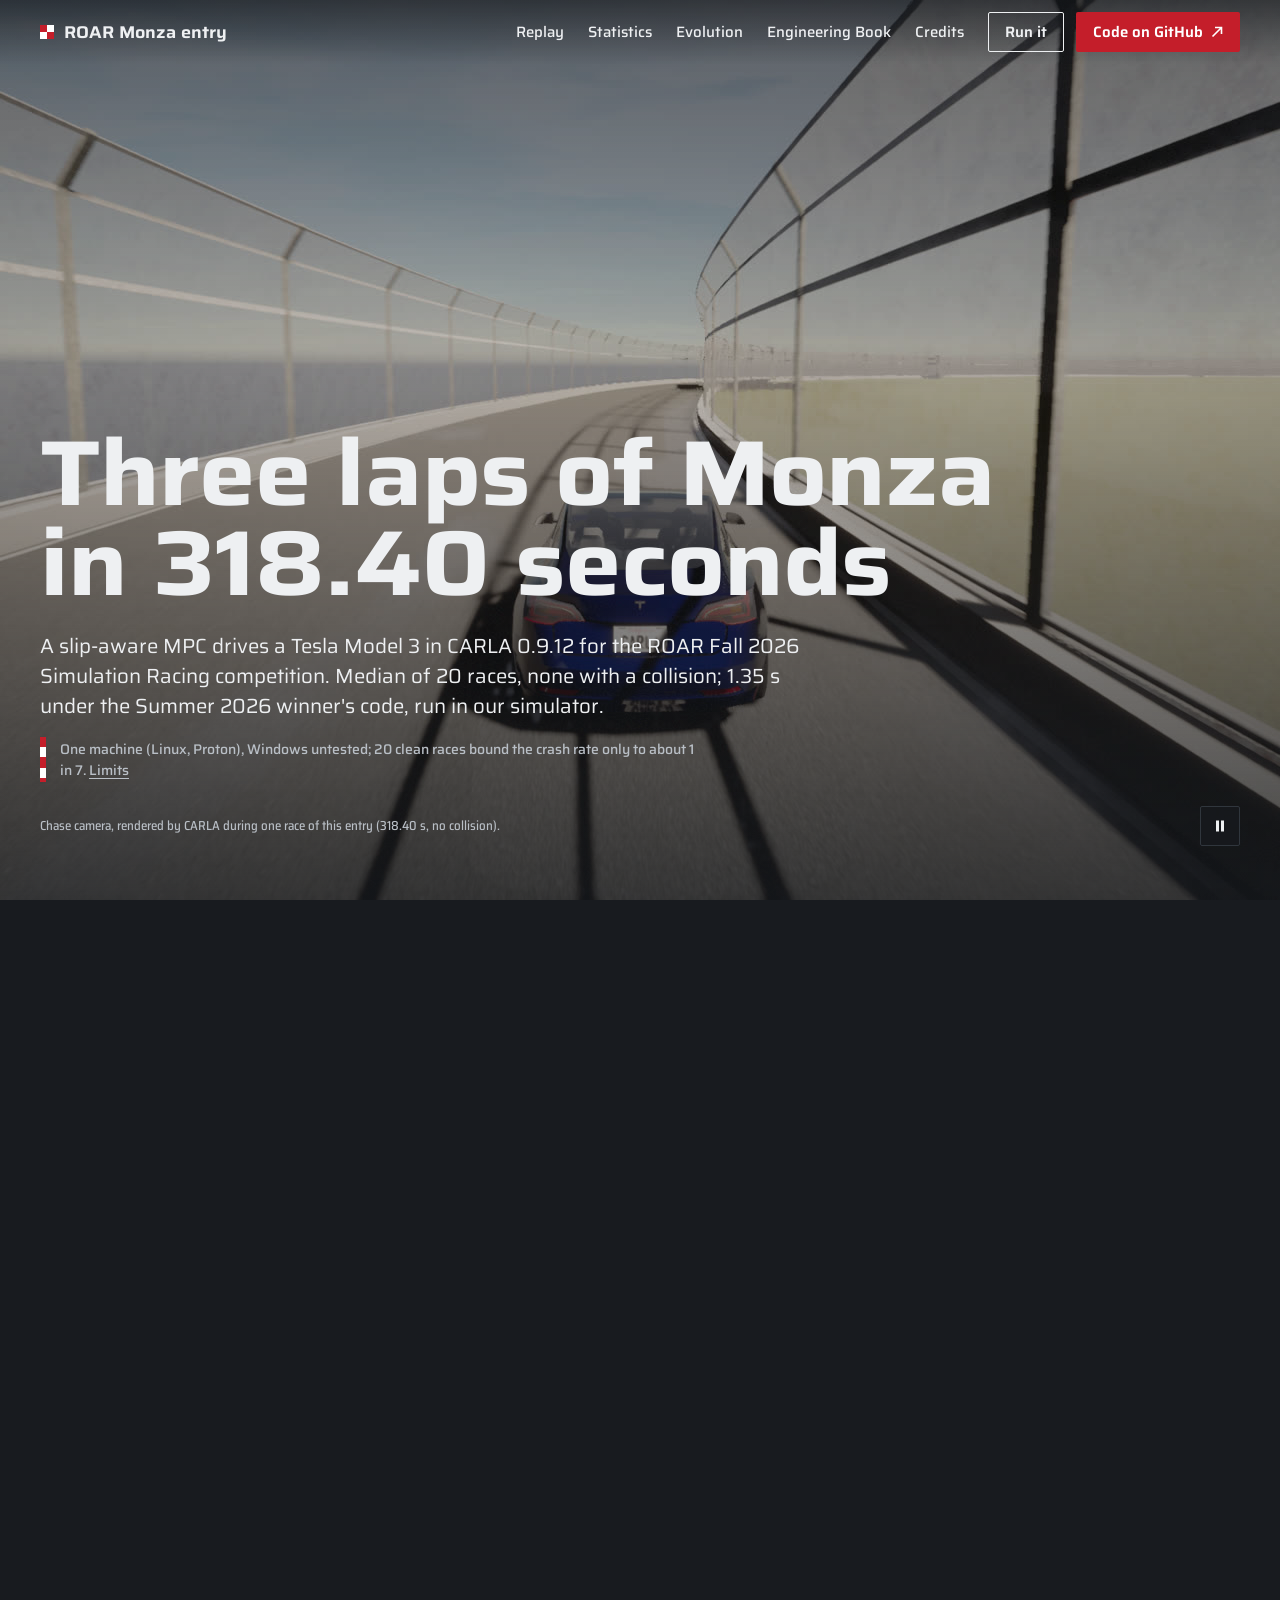
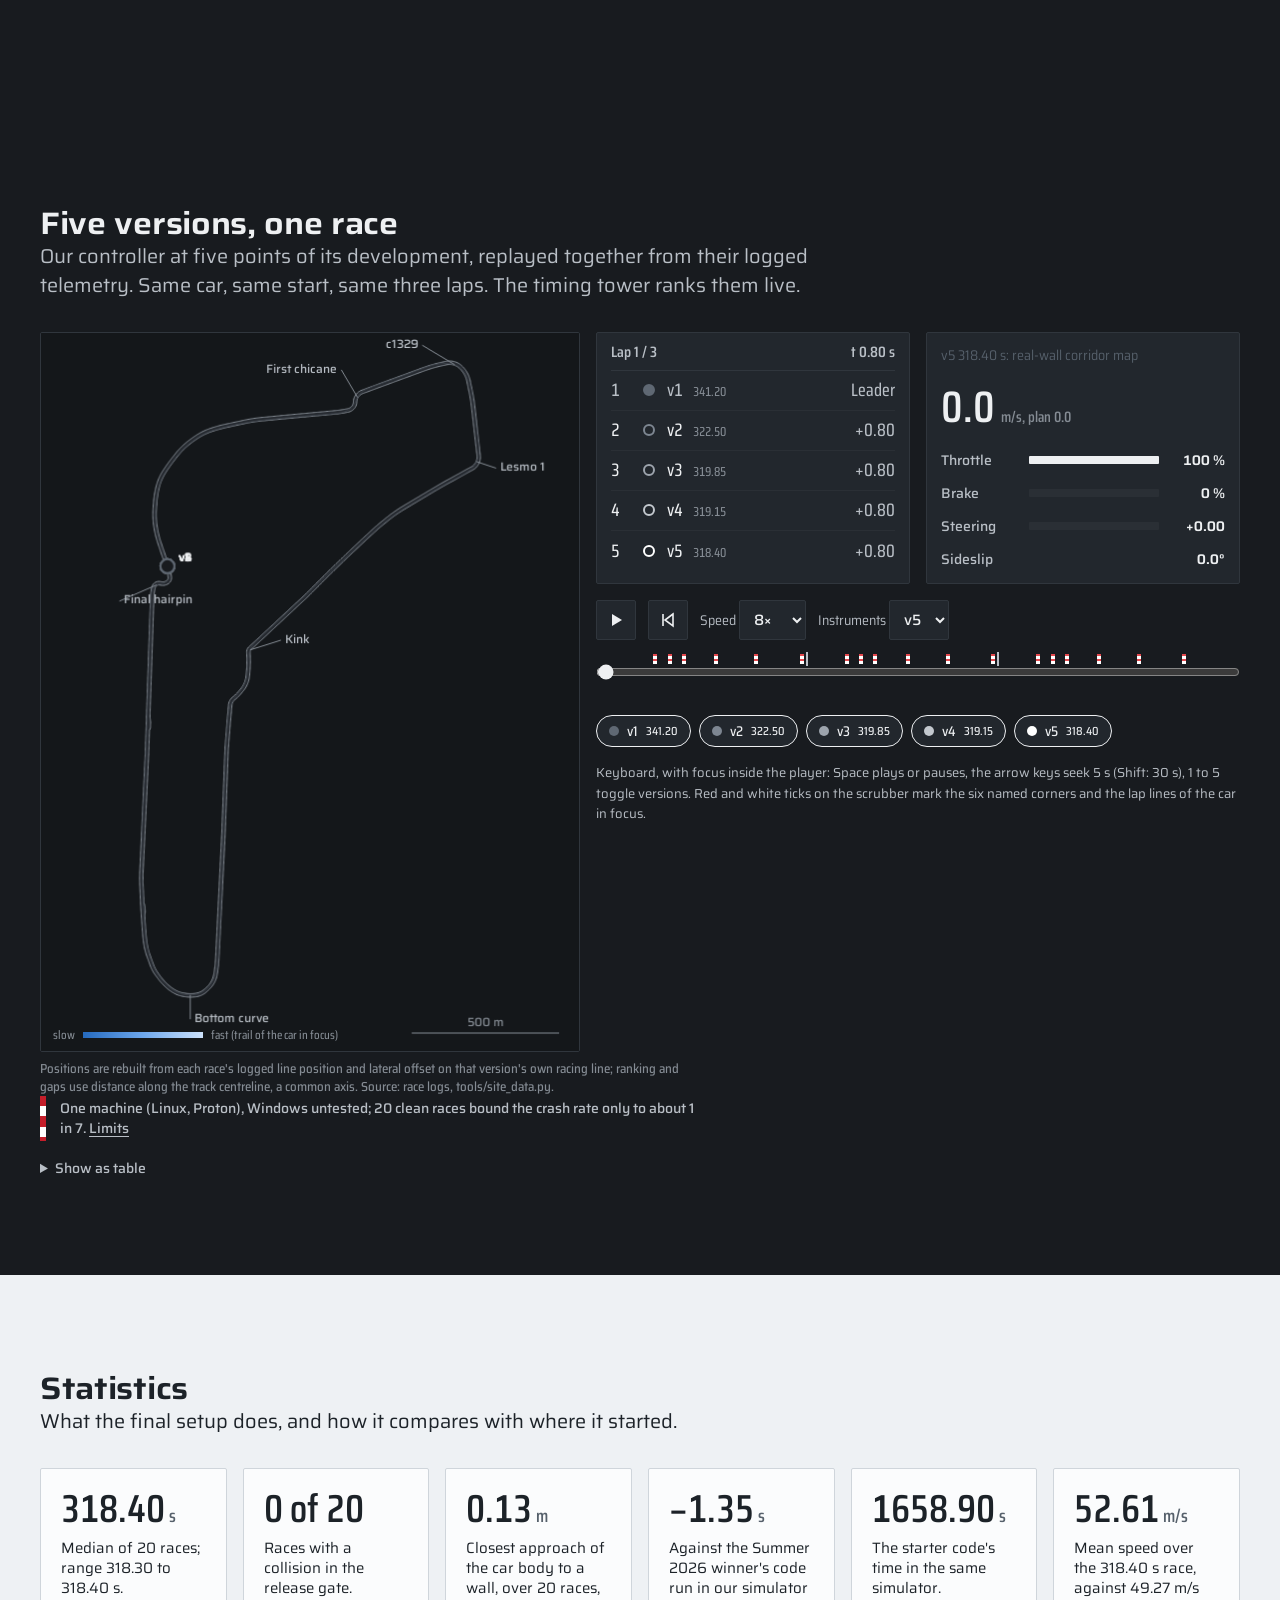
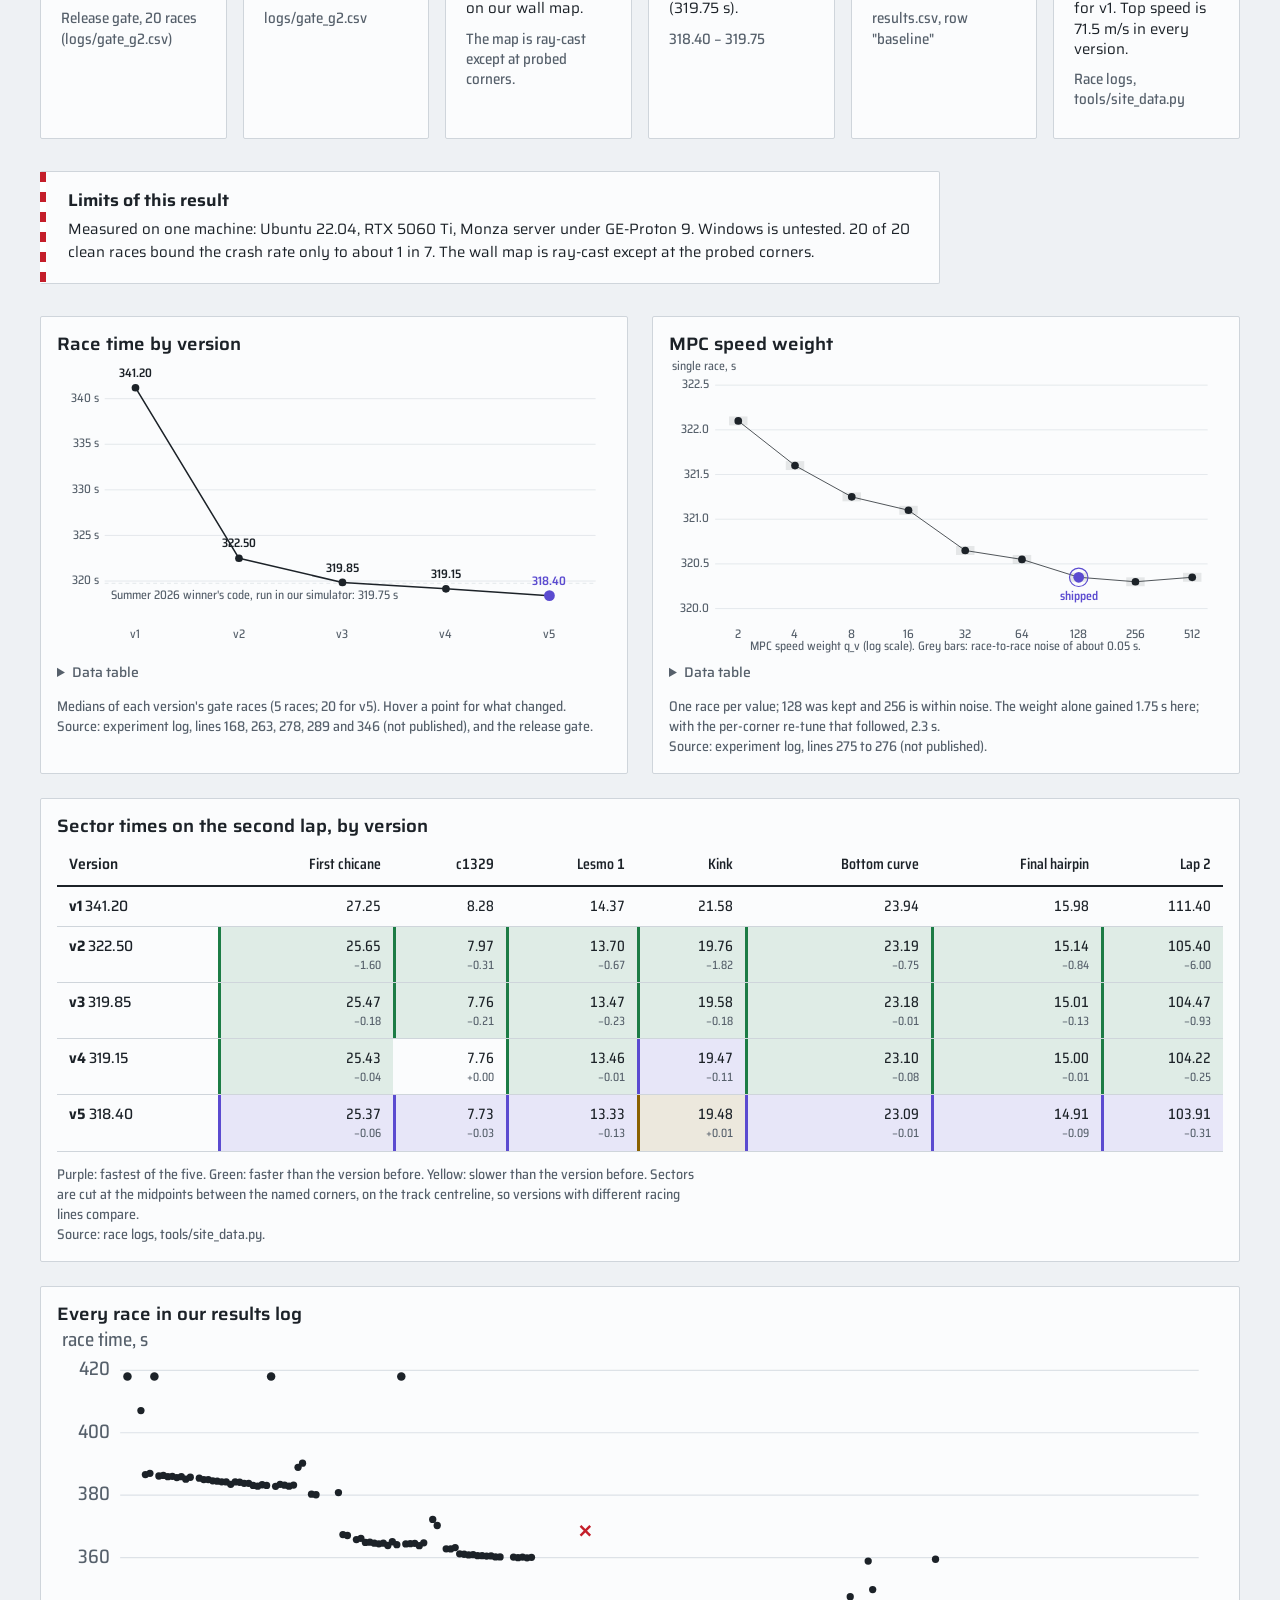
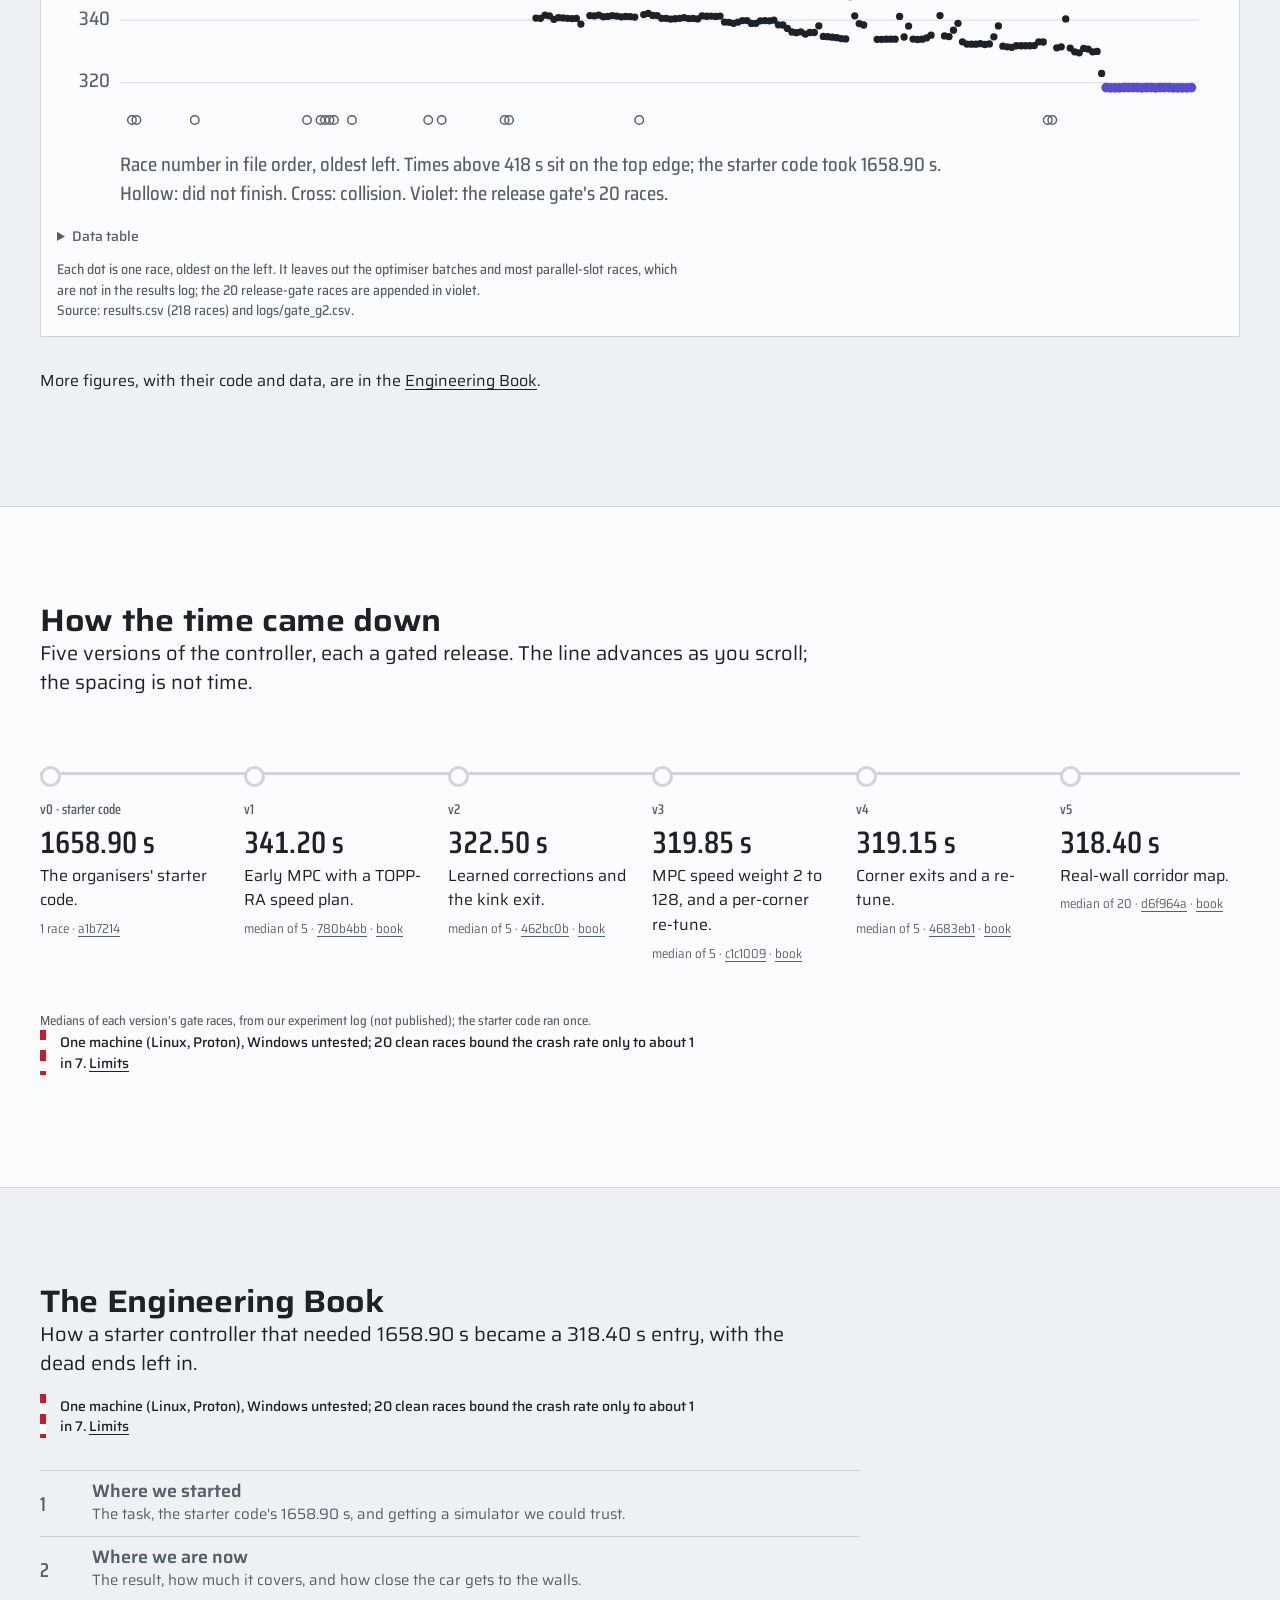
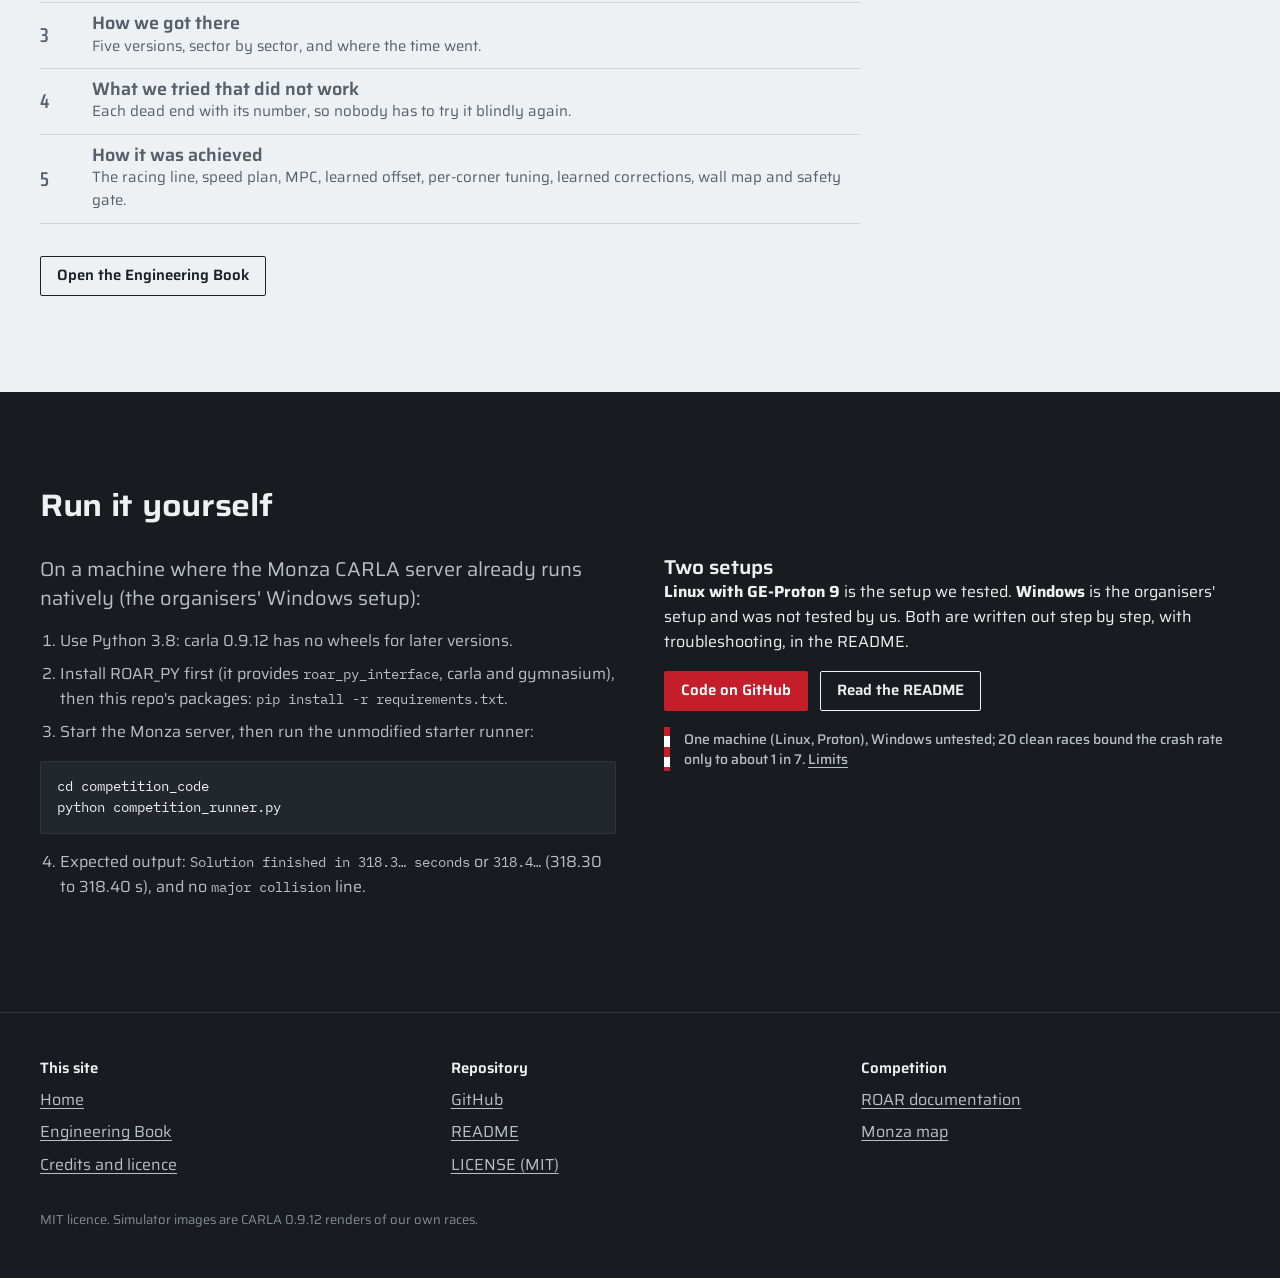
<file: docs/index.html>
<!doctype html>
<html lang="en">
<head>
<meta charset="utf-8">
<meta name="viewport" content="width=device-width, initial-scale=1">
<title>ROAR Monza entry: 318.40 s, slip-aware MPC</title>
<meta name="description" content="A slip-aware MPC drives a Tesla Model 3 round Monza in CARLA for the ROAR Fall 2026 Simulation Racing competition: 318.40 s median over 20 races, no collisions. Replays, statistics and an engineering book.">
<meta name="theme-color" content="#eef1f4">
<link rel="icon" href="assets/media/favicon.svg" type="image/svg+xml">
<link rel="stylesheet" href="assets/css/site.css">
</head>
<body>
<a class="skip" href="#main">Skip to content</a>
<header class="nav">
  <div class="wrap">
    <a class="brand" href="index.html" aria-label="ROAR Monza entry, home">
      <svg viewBox="0 0 14 14" aria-hidden="true"><rect width="7" height="7" fill="#c41e2a"/><rect x="7" width="7" height="7" fill="#fff"/><rect y="7" width="7" height="7" fill="#fff"/><rect x="7" y="7" width="7" height="7" fill="#c41e2a"/></svg>
      ROAR Monza entry
    </a>
    <nav class="right" aria-label="Main">
      <div class="links">
        <a href="#replay">Replay</a>
        <a href="#statistics">Statistics</a>
        <a href="#evolution">Evolution</a>
        <a href="book.html">Engineering Book</a>
        <a href="credits.html">Credits</a>
        <a class="btn secondary" href="#run">Run it</a>
      </div>
      <details class="menu">
        <summary aria-label="Menu">Menu</summary>
        <div class="panel">
          <a href="#replay">Replay</a><a href="#statistics">Statistics</a><a href="#evolution">Evolution</a>
          <a href="book.html">Engineering Book</a><a href="credits.html">Credits</a><a href="#run">Run it</a>
        </div>
      </details>
      <a class="btn primary" href="https://github.com/Rudra-roy/ROAR_Competition" rel="noopener">
        <span>Code<span class="long"> on GitHub</span></span>
        <svg viewBox="0 0 12 12" aria-hidden="true"><path d="M4 1.5h6.5V8M10.5 1.5 1.5 10.5" fill="none" stroke="currentColor" stroke-width="1.6"/></svg>
      </a>
    </nav>
  </div>
</header>

<main id="main">
<section class="hero" id="top" aria-label="Introduction">
  <div class="stick">
    <video muted loop playsinline preload="none" poster="assets/media/hero-poster.jpg" width="1920" height="1080" aria-label="Chase-camera footage of the Tesla Model 3 at Monza, rendered by CARLA during the 318.40 s race">
      <source src="assets/media/hero.mp4" type="video/mp4">
    </video>
    <div class="scrim"></div><div class="scrim2"></div>
    <div class="copy">
      <div class="wrap">
        <div class="reveal-in">
          <h1>Three laps of Monza<br class="d"> in 318.40 seconds</h1>
          <p class="lead">A slip-aware MPC drives a Tesla Model 3 in CARLA 0.9.12 for the ROAR Fall 2026 Simulation Racing competition. Median of 20 races, none with a collision; 1.35 s under the Summer 2026 winner's code, run in our simulator.</p>
          <p class="caveat">One machine (Linux, Proton), Windows untested; 20 clean races bound the crash rate only to about 1 in 7. <a href="#limits">Limits</a></p>
          <div class="cap">
            <span>Chase camera, rendered by CARLA during one race of this entry (318.40 s, no collision).</span>
            <button class="vbtn" type="button" aria-label="Pause video"></button>
          </div>
        </div>
      </div>
    </div>
  </div>
</section>

<section id="replay" class="instrument" aria-labelledby="replay-h">
  <div class="wrap">
    <h2 id="replay-h" class="rv">Five versions, one race</h2>
    <p class="lead rv" style="--i:1">Our controller at five points of its development, replayed together from their logged telemetry. Same car, same start, same three laps. The timing tower ranks them live.</p>
    <div class="player rv" data-player style="--i:2">
      <div class="pmap">
        <canvas role="img" aria-label="Map of Monza with five cars, one per version of the controller, driving the race; the faster versions pull ahead"></canvas>
        <div class="loading">Loading the race…</div>
        <div class="legend"><span>slow</span><i></i><span>fast (trail of the car in focus)</span></div>
      </div>
      <div class="side">
        <div class="tower">
          <div class="hd"><span class="lap">Lap 1 / 3</span><span class="clk">t 0.00 s</span></div>
          <ol aria-live="off"></ol>
        </div>
        <div class="hud" aria-label="Instruments of the car in focus">
          <div class="who small"></div>
          <div class="big sp">0.0<small>m/s</small></div>
          <div class="row thr"><span>Throttle</span><span class="bar"><b></b></span><span class="val">0 %</span></div>
          <div class="row brk"><span>Brake</span><span class="bar brk"><b></b></span><span class="val">0 %</span></div>
          <div class="row str"><span>Steering</span><span class="bar"><b></b></span><span class="val">0.00</span></div>
          <div class="row slp"><span>Sideslip</span><span></span><span class="val">n/a</span></div>
        </div>
<div class="controls">
      <button class="ib play" type="button" aria-label="Play" aria-pressed="false"></button>
      <button class="ib restart" type="button" aria-label="Restart"><svg viewBox="0 0 16 16" aria-hidden="true"><path d="M3 2v12M13 2 5 8l8 6z" fill="none" stroke="currentColor" stroke-width="1.6"/></svg></button>
      <div class="scrub"><div class="ticks" aria-hidden="true"></div><input type="range" min="0" max="341.2" step="0.05" value="0" aria-label="Race time"></div>
      <label class="small" style="color:var(--ink2)">Speed <select class="speed"><option value="1">1×</option><option value="4">4×</option><option value="8" selected>8×</option><option value="16">16×</option><option value="32">32×</option></select></label>
      <label class="small" style="color:var(--ink2)">Instruments <select class="focus"><option value="v5" selected>v5</option><option value="v4">v4</option><option value="v3">v3</option><option value="v2">v2</option><option value="v1">v1</option></select></label>
    </div>
<div class="chips" role="group" aria-label="Versions shown">
      <input type="checkbox" id="c1" value="v1" checked disabled><label for="c1" style="--c:#5f6873"><i></i>v1 <small data-k="v1">341.20</small></label>
      <input type="checkbox" id="c2" value="v2" checked disabled><label for="c2" style="--c:#7d8691"><i></i>v2 <small data-k="v2">322.50</small></label>
      <input type="checkbox" id="c3" value="v3" checked disabled><label for="c3" style="--c:#9da4ad"><i></i>v3 <small data-k="v3">319.85</small></label>
      <input type="checkbox" id="c4" value="v4" checked disabled><label for="c4" style="--c:#c3c8ce"><i></i>v4 <small data-k="v4">319.15</small></label>
      <input type="checkbox" id="c5" value="v5" checked><label for="c5" style="--c:#ffffff"><i></i>v5 <small data-k="v5">318.40</small></label>
    </div>
<p class="legend-line">Keyboard, with focus inside the player: Space plays or pauses, the arrow keys seek 5 s (Shift: 30 s), 1 to 5 toggle versions. Red and white ticks on the scrubber mark the six named corners and the lap lines of the car in focus.</p>
      </div>
    </div>
    <p class="src">Positions are rebuilt from each race's logged line position and lateral offset on that version's own racing line; ranking and gaps use distance along the track centreline, a common axis. Source: race logs, tools/site_data.py.</p>
    <p class="caveat">One machine (Linux, Proton), Windows untested; 20 clean races bound the crash rate only to about 1 in 7. <a href="#limits">Limits</a></p>
    <details><summary>Show as table</summary><div class="lapstable table-scroll"></div></details>
    <noscript><div class="noscript-note"><img src="img/lap_replay.gif" width="360" height="470" alt="Animated top-down replay of the 318.40 s race from its logged telemetry: a dot moves round the Monza map with a speed-coloured trail."><p>The interactive replay needs JavaScript; this animation is the 318.40 s race only.</p></div></noscript>
  </div>
</section>

<section id="statistics" aria-labelledby="stats-h">
  <div class="wrap">
    <h2 id="stats-h" class="rv">Statistics</h2>
    <p class="lead rv" style="--i:1">What the final setup does, and how it compares with where it started.</p>
    <div class="tiles">
      <div class="tile rv" style="--i:0"><span class="big num">318.40<small>s</small></span><p>Median of 20 races; range 318.30 to 318.40 s.</p><p class="src">Release gate, 20 races (logs/gate_g2.csv)</p></div>
      <div class="tile rv" style="--i:1"><span class="big num">0 of 20</span><p>Races with a collision in the release gate.</p><p class="src">logs/gate_g2.csv</p></div>
      <div class="tile rv" style="--i:2"><span class="big num">0.13<small>m</small></span><p>Closest approach of the car body to a wall, over 20 races, on our wall map.</p><p class="src">The map is ray-cast except at probed corners.</p></div>
      <div class="tile rv" style="--i:3"><span class="big num">−1.35<small>s</small></span><p>Against the Summer 2026 winner's code run in our simulator (319.75 s).</p><p class="src">318.40 − 319.75</p></div>
      <div class="tile rv" style="--i:4"><span class="big num">1658.90<small>s</small></span><p>The starter code's time in the same simulator.</p><p class="src">results.csv, row "baseline"</p></div>
      <div class="tile rv" style="--i:5"><span class="big num">52.61<small>m/s</small></span><p>Mean speed over the 318.40 s race, against 49.27 m/s for v1. Top speed is 71.5 m/s in every version.</p><p class="src">Race logs, tools/site_data.py</p></div>
    </div>
    <div class="limits rv" id="limits">
      <p class="lt">Limits of this result</p>
      <p>Measured on one machine: Ubuntu 22.04, RTX 5060 Ti, Monza server under GE-Proton 9. Windows is untested. 20 of 20 clean races bound the crash rate only to about 1 in 7. The wall map is ray-cast except at the probed corners.</p>
    </div>
    <div class="charts two">
      <figure class="fig rv"><h3>Race time by version</h3><div class="chart" data-chart="versions"></div>
        <figcaption>Medians of each version's gate races (5 races; 20 for v5). Hover a point for what changed.<br>Source: experiment log, lines 168, 263, 278, 289 and 346 (not published), and the release gate.</figcaption></figure>
      <figure class="fig rv" style="--i:1"><h3>MPC speed weight</h3><div class="chart" data-chart="qv"></div>
        <figcaption>One race per value; 128 was kept and 256 is within noise. The weight alone gained 1.75 s here; with the per-corner re-tune that followed, 2.3 s.<br>Source: experiment log, lines 275 to 276 (not published).</figcaption></figure>
    </div>
    <figure class="fig rv" style="margin-top:24px"><h3>Sector times on the second lap, by version</h3><div class="chart" data-chart="sectors"></div>
      <figcaption>Purple: fastest of the five. Green: faster than the version before. Yellow: slower than the version before. Sectors are cut at the midpoints between the named corners, on the track centreline, so versions with different racing lines compare.<br>Source: race logs, tools/site_data.py.</figcaption></figure>
    <figure class="fig rv" style="margin-top:24px"><h3>Every race in our results log</h3><div class="chart" data-chart="results"></div>
      <figcaption>Each dot is one race, oldest on the left. It leaves out the optimiser batches and most parallel-slot races, which are not in the results log; the 20 release-gate races are appended in violet.<br>Source: results.csv (218 races) and logs/gate_g2.csv.</figcaption></figure>
    <p class="rv" style="margin-top:32px">More figures, with their code and data, are in the <a href="book.html">Engineering Book</a>.</p>
  </div>
</section>

<section id="evolution" class="evo" aria-labelledby="evo-h">
  <div class="wrap">
    <h2 id="evo-h" class="rv">How the time came down</h2>
    <p class="lead rv" style="--i:1">Five versions of the controller, each a gated release. The line advances as you scroll; the spacing is not time.</p>
    <ol class="steps">
      <li><span class="tag">v0 · starter code</span><span class="time">1658.90 s</span><p class="w">The organisers' starter code.</p><p class="meta">1 race · <a href="https://github.com/Rudra-roy/ROAR_Competition/commit/a1b7214" rel="noopener">a1b7214</a></p></li>
      <li><span class="tag">v1</span><span class="time">341.20 s</span><p class="w">Early MPC with a TOPP-RA speed plan.</p><p class="meta">median of 5 · <a href="https://github.com/Rudra-roy/ROAR_Competition/commit/780b4bb" rel="noopener">780b4bb</a> · <a href="book.html#ch3">book</a></p></li>
      <li><span class="tag">v2</span><span class="time">322.50 s</span><p class="w">Learned corrections and the kink exit.</p><p class="meta">median of 5 · <a href="https://github.com/Rudra-roy/ROAR_Competition/commit/462bc0b" rel="noopener">462bc0b</a> · <a href="book.html#s5-6">book</a></p></li>
      <li><span class="tag">v3</span><span class="time">319.85 s</span><p class="w">MPC speed weight 2 to 128, and a per-corner re-tune.</p><p class="meta">median of 5 · <a href="https://github.com/Rudra-roy/ROAR_Competition/commit/c1c1009" rel="noopener">c1c1009</a> · <a href="book.html#s5-3">book</a></p></li>
      <li><span class="tag">v4</span><span class="time">319.15 s</span><p class="w">Corner exits and a re-tune.</p><p class="meta">median of 5 · <a href="https://github.com/Rudra-roy/ROAR_Competition/commit/4683eb1" rel="noopener">4683eb1</a> · <a href="book.html#s5-5">book</a></p></li>
      <li><span class="tag">v5</span><span class="time">318.40 s</span><p class="w">Real-wall corridor map.</p><p class="meta">median of 20 · <a href="https://github.com/Rudra-roy/ROAR_Competition/commit/d6f964a" rel="noopener">d6f964a</a> · <a href="book.html#s5-7">book</a></p></li>
    </ol>
    <p class="src" style="margin-top:32px">Medians of each version's gate races, from our experiment log (not published); the starter code ran once.</p>
    <p class="caveat">One machine (Linux, Proton), Windows untested; 20 clean races bound the crash rate only to about 1 in 7. <a href="#limits">Limits</a></p>
  </div>
</section>

<section id="book" aria-labelledby="book-h">
  <div class="wrap">
    <h2 id="book-h" class="rv">The Engineering Book</h2>
    <p class="lead rv" style="--i:1">How a starter controller that needed 1658.90 s became a 318.40 s entry, with the dead ends left in.</p>
    <p class="caveat">One machine (Linux, Proton), Windows untested; 20 clean races bound the crash rate only to about 1 in 7. <a href="#limits">Limits</a></p>
    <ol class="toc-list">
      <li class="rv"><a href="book.html#ch1"><span class="n">1</span><span><b>Where we started</b><span>The task, the starter code's 1658.90 s, and getting a simulator we could trust.</span></span></a></li>
      <li class="rv" style="--i:1"><a href="book.html#ch2"><span class="n">2</span><span><b>Where we are now</b><span>The result, how much it covers, and how close the car gets to the walls.</span></span></a></li>
      <li class="rv" style="--i:2"><a href="book.html#ch3"><span class="n">3</span><span><b>How we got there</b><span>Five versions, sector by sector, and where the time went.</span></span></a></li>
      <li class="rv" style="--i:3"><a href="book.html#ch4"><span class="n">4</span><span><b>What we tried that did not work</b><span>Each dead end with its number, so nobody has to try it blindly again.</span></span></a></li>
      <li class="rv" style="--i:4"><a href="book.html#ch5"><span class="n">5</span><span><b>How it was achieved</b><span>The racing line, speed plan, MPC, learned offset, per-corner tuning, learned corrections, wall map and safety gate.</span></span></a></li>
    </ol>
    <a class="btn secondary rv" href="book.html">Open the Engineering Book</a>
  </div>
</section>

<section id="run" class="dark" aria-labelledby="run-h">
  <div class="wrap">
    <h2 id="run-h" class="rv">Run it yourself</h2>
    <div class="run">
      <div class="rv">
        <p class="lead" style="color:var(--ink2)">On a machine where the Monza CARLA server already runs natively (the organisers' Windows setup):</p>
        <ol>
          <li>Use Python 3.8: carla 0.9.12 has no wheels for later versions.</li>
          <li>Install ROAR_PY first (it provides <code>roar_py_interface</code>, carla and gymnasium), then this repo's packages: <code>pip install -r requirements.txt</code>.</li>
          <li>Start the Monza server, then run the unmodified starter runner:</li>
        </ol>
        <pre>cd competition_code
python competition_runner.py</pre>
        <ol start="4"><li>Expected output: <code>Solution finished in 318.3… seconds</code> or <code>318.4…</code> (318.30 to 318.40 s), and no <code>major collision</code> line.</li></ol>
      </div>
      <div class="rv" style="--i:1">
        <h3 style="color:var(--ink1)">Two setups</h3>
        <p><strong style="color:var(--ink1)">Linux with GE-Proton 9</strong> is the setup we tested. <strong style="color:var(--ink1)">Windows</strong> is the organisers' setup and was not tested by us. Both are written out step by step, with troubleshooting, in the README.</p>
        <p style="display:flex;gap:12px;flex-wrap:wrap">
          <a class="btn primary" href="https://github.com/Rudra-roy/ROAR_Competition" rel="noopener">Code on GitHub</a>
          <a class="btn secondary" href="https://github.com/Rudra-roy/ROAR_Competition#readme" rel="noopener">Read the README</a>
        </p>
        <p class="caveat" style="color:var(--ink2)">One machine (Linux, Proton), Windows untested; 20 clean races bound the crash rate only to about 1 in 7. <a href="#limits">Limits</a></p>
      </div>
    </div>
  </div>
</section>
</main>

<footer>
  <div class="wrap">
    <div class="cols">
      <div><p class="fh">This site</p><ul><li><a href="index.html">Home</a></li><li><a href="book.html">Engineering Book</a></li><li><a href="credits.html">Credits and licence</a></li></ul></div>
      <div><p class="fh">Repository</p><ul><li><a href="https://github.com/Rudra-roy/ROAR_Competition" rel="noopener">GitHub</a></li><li><a href="https://github.com/Rudra-roy/ROAR_Competition#readme" rel="noopener">README</a></li><li><a href="https://github.com/Rudra-roy/ROAR_Competition/blob/main/LICENSE" rel="noopener">LICENSE (MIT)</a></li></ul></div>
      <div><p class="fh">Competition</p><ul><li><a href="https://roar.gitbook.io/roar-competition-documentation/" rel="noopener">ROAR documentation</a></li><li><a href="https://roar.berkeley.edu/monza-map/" rel="noopener">Monza map</a></li></ul></div>
    </div>
    <p class="fine">MIT licence. Simulator images are CARLA 0.9.12 renders of our own races.</p>
  </div>
</footer>
<script src="assets/js/site.js" defer></script>
<script src="assets/js/player.js" defer></script>
<script src="assets/js/charts.js" defer></script>
</body>
</html>
</file>
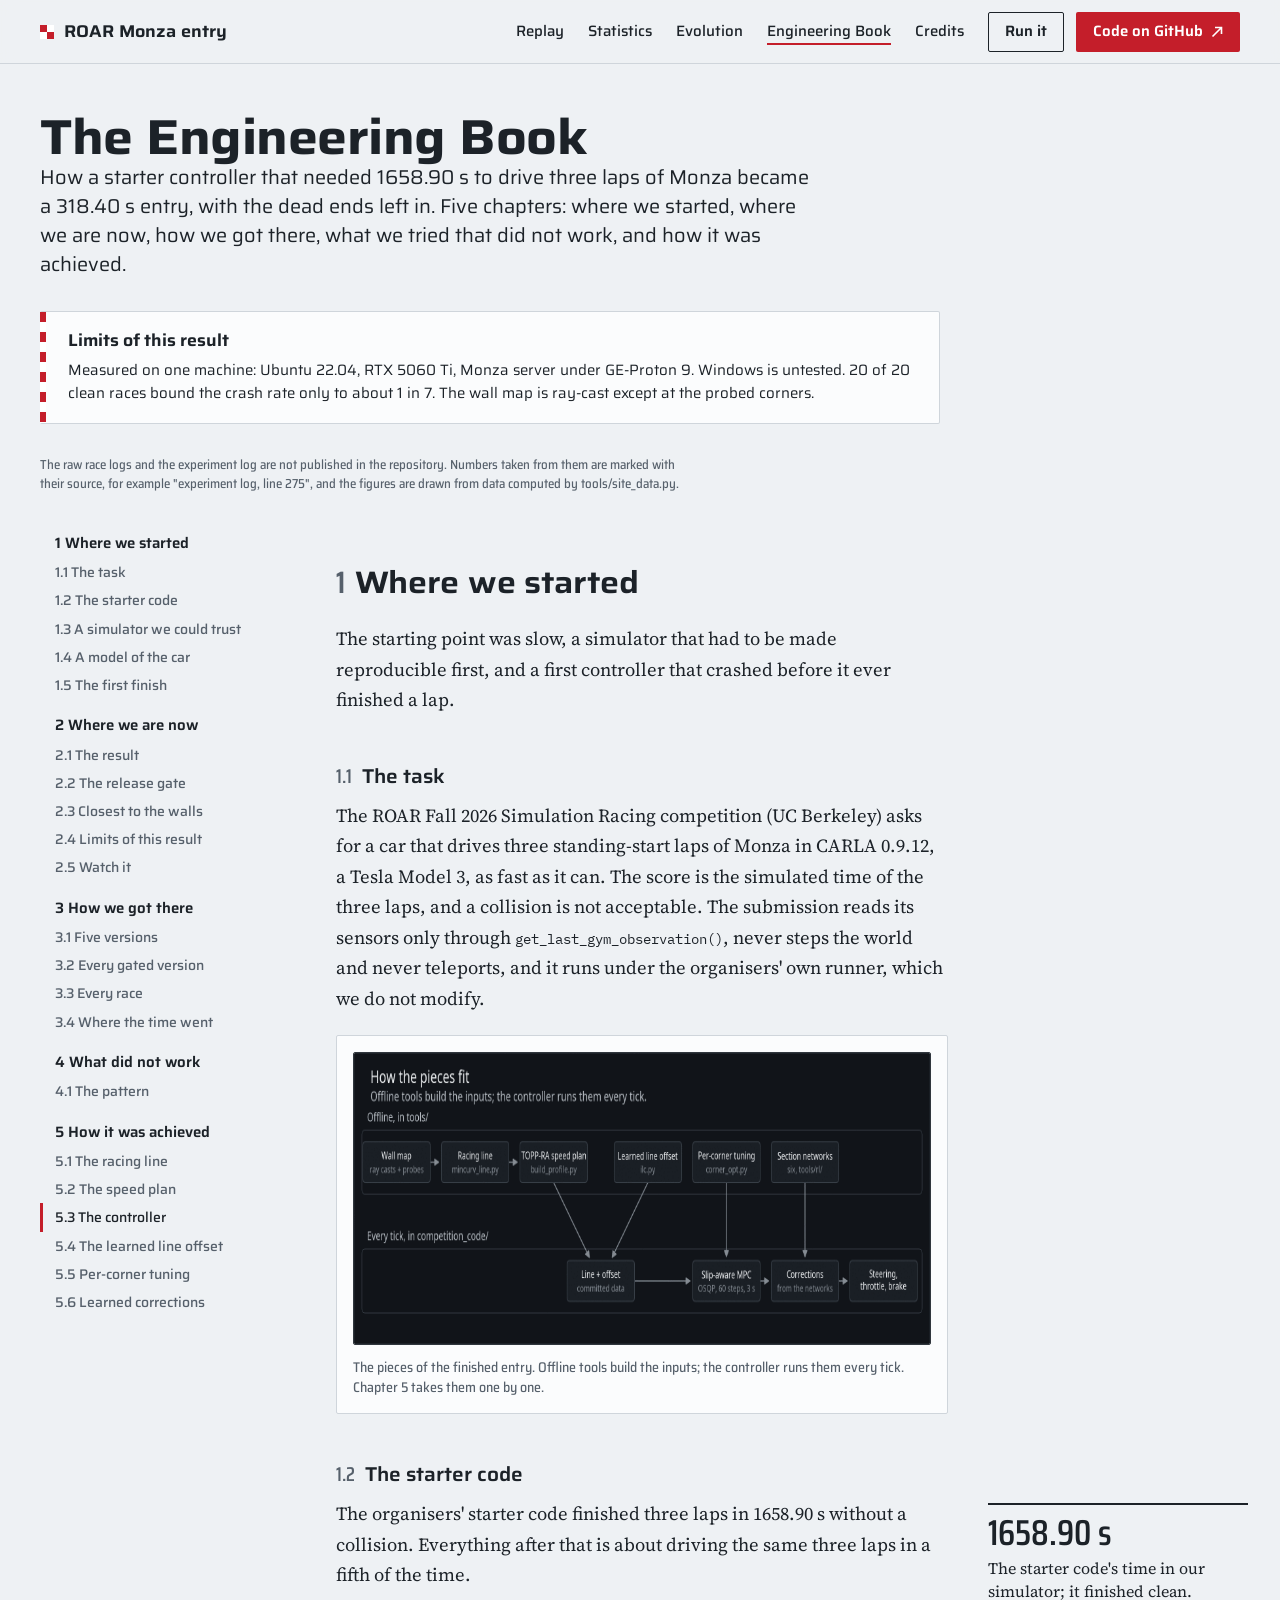
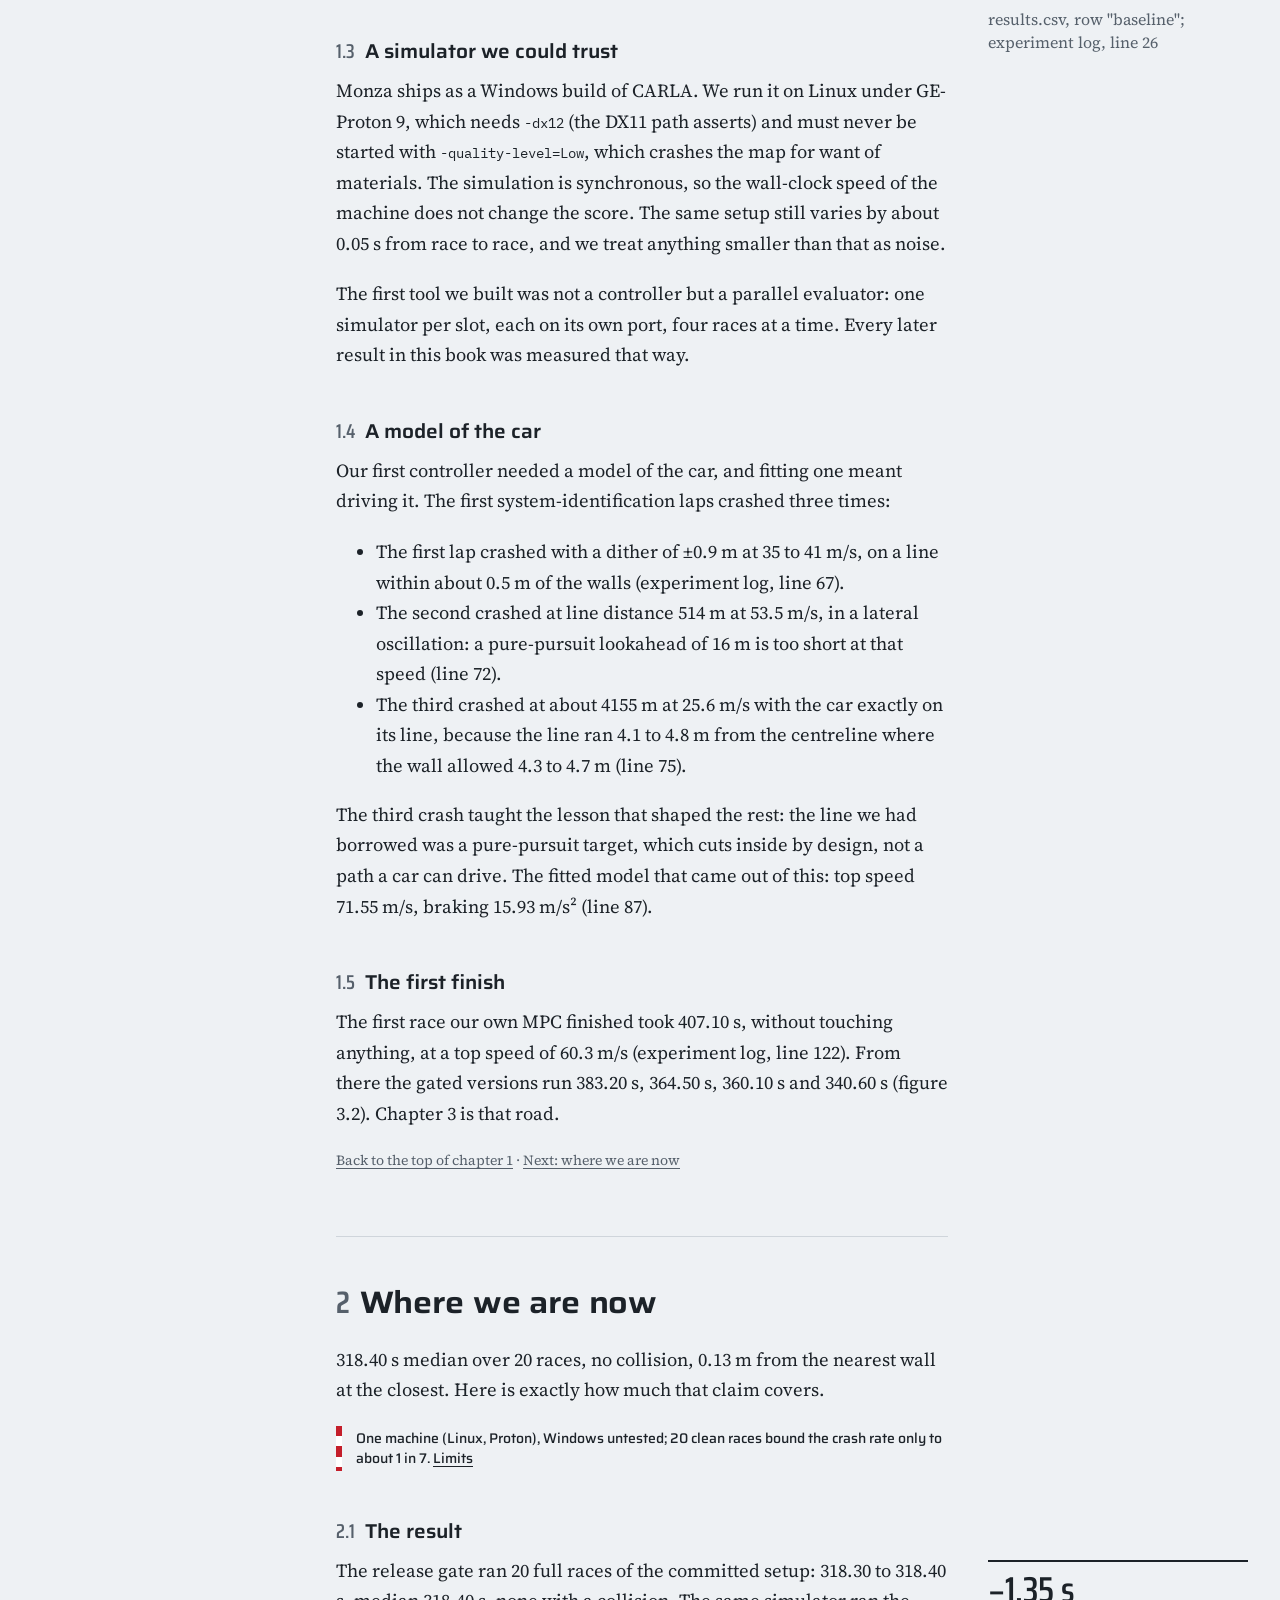
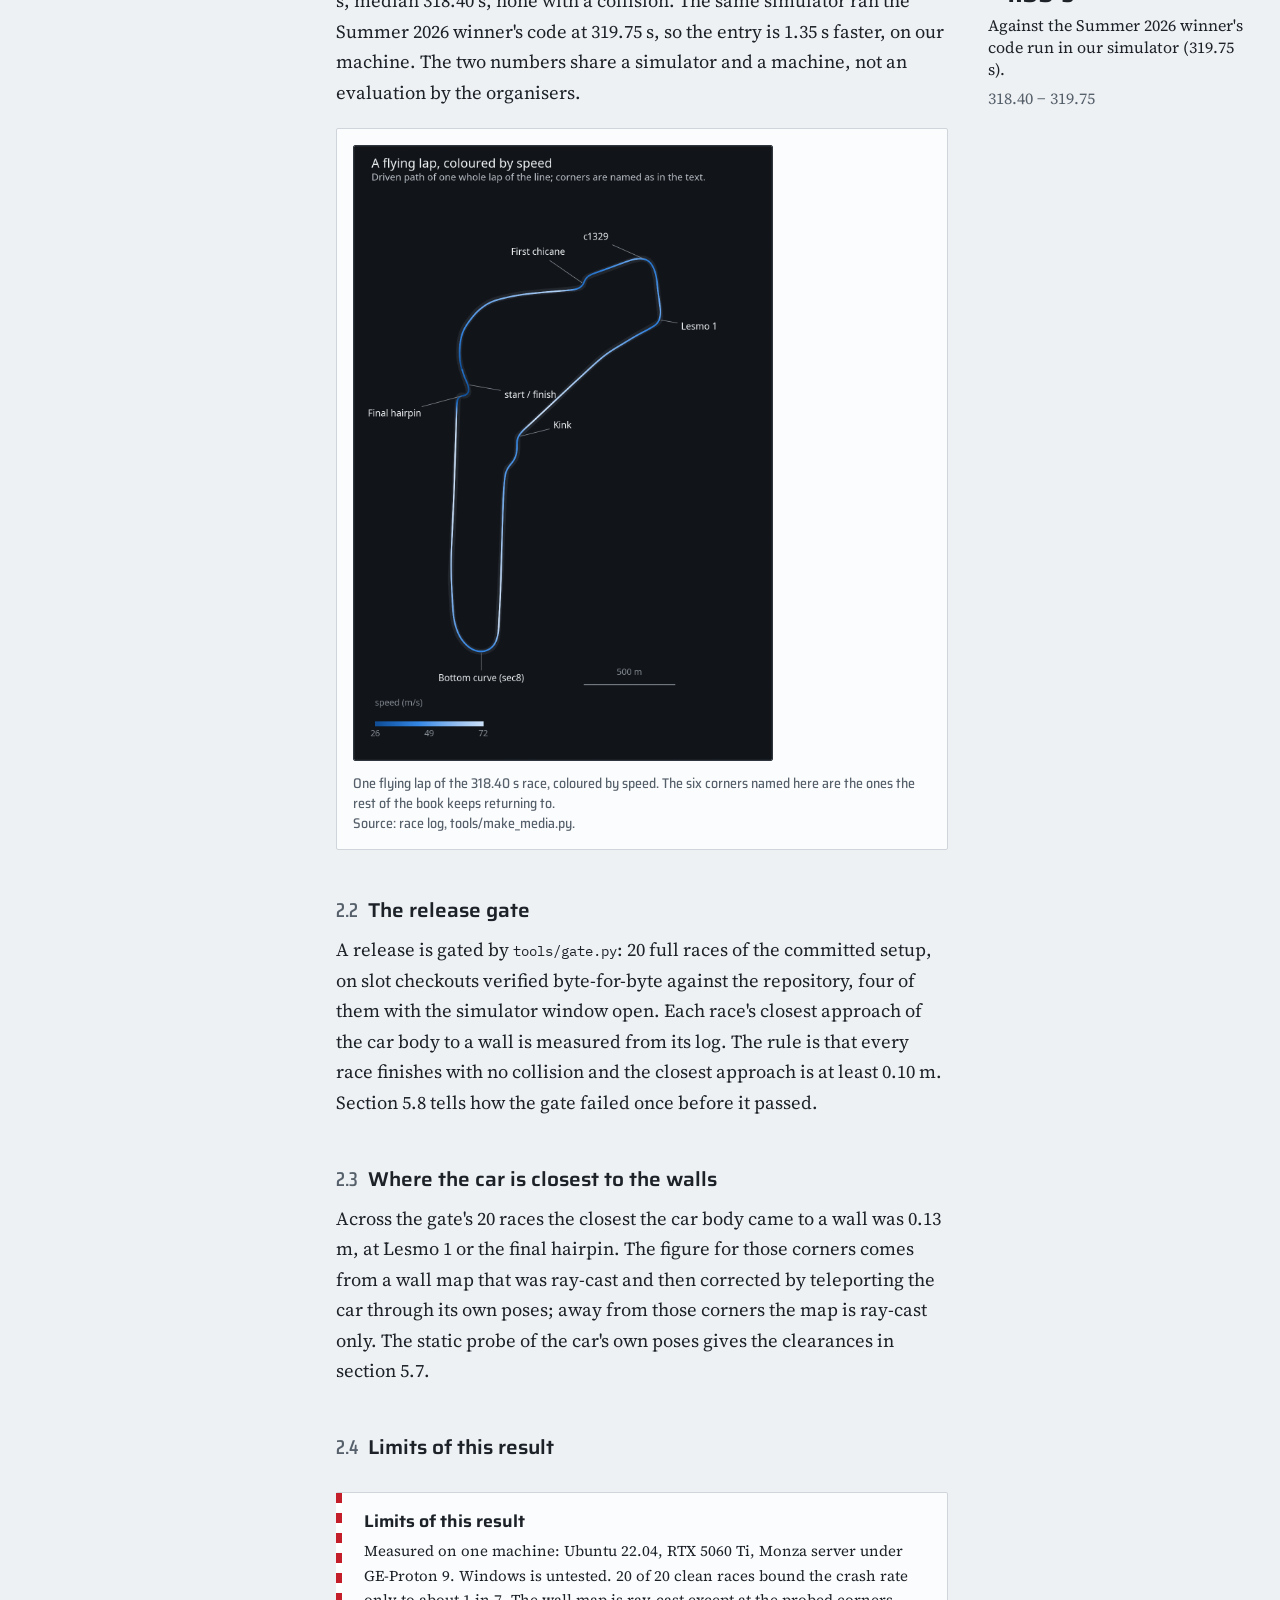
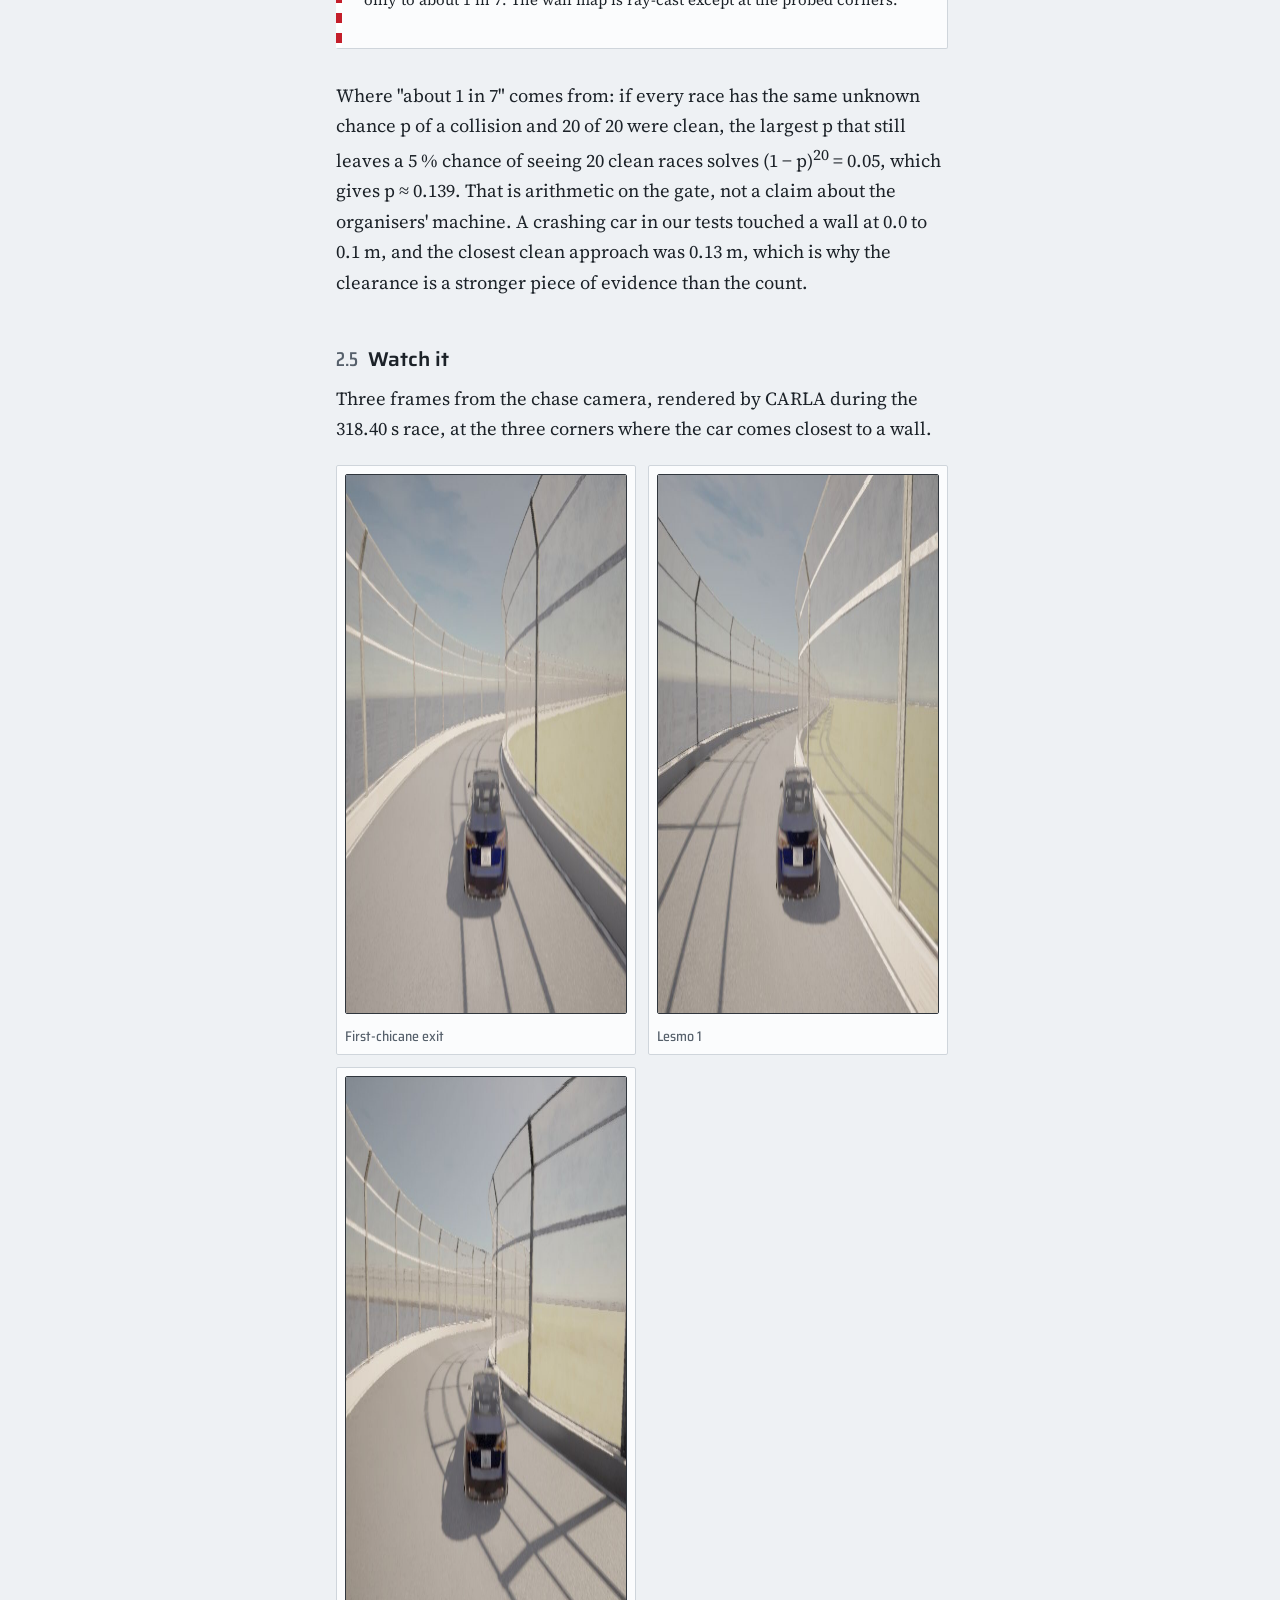
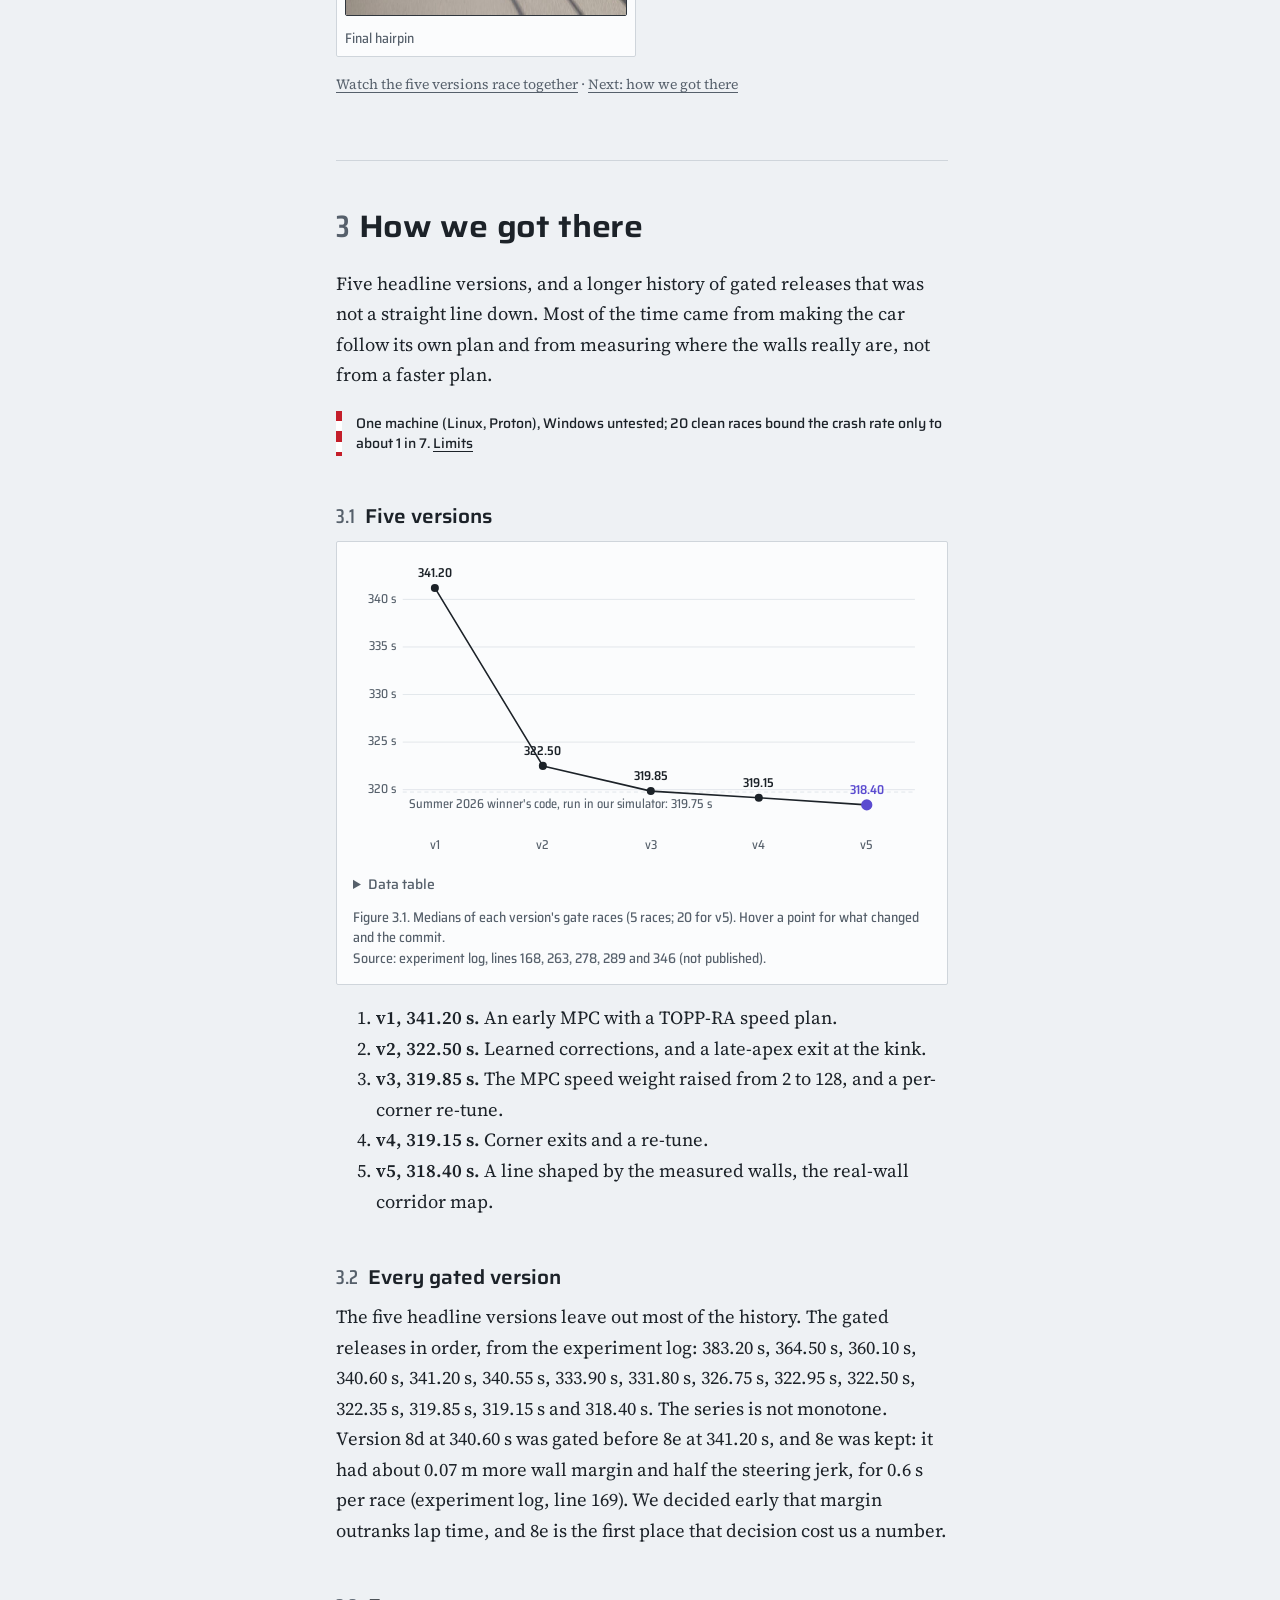
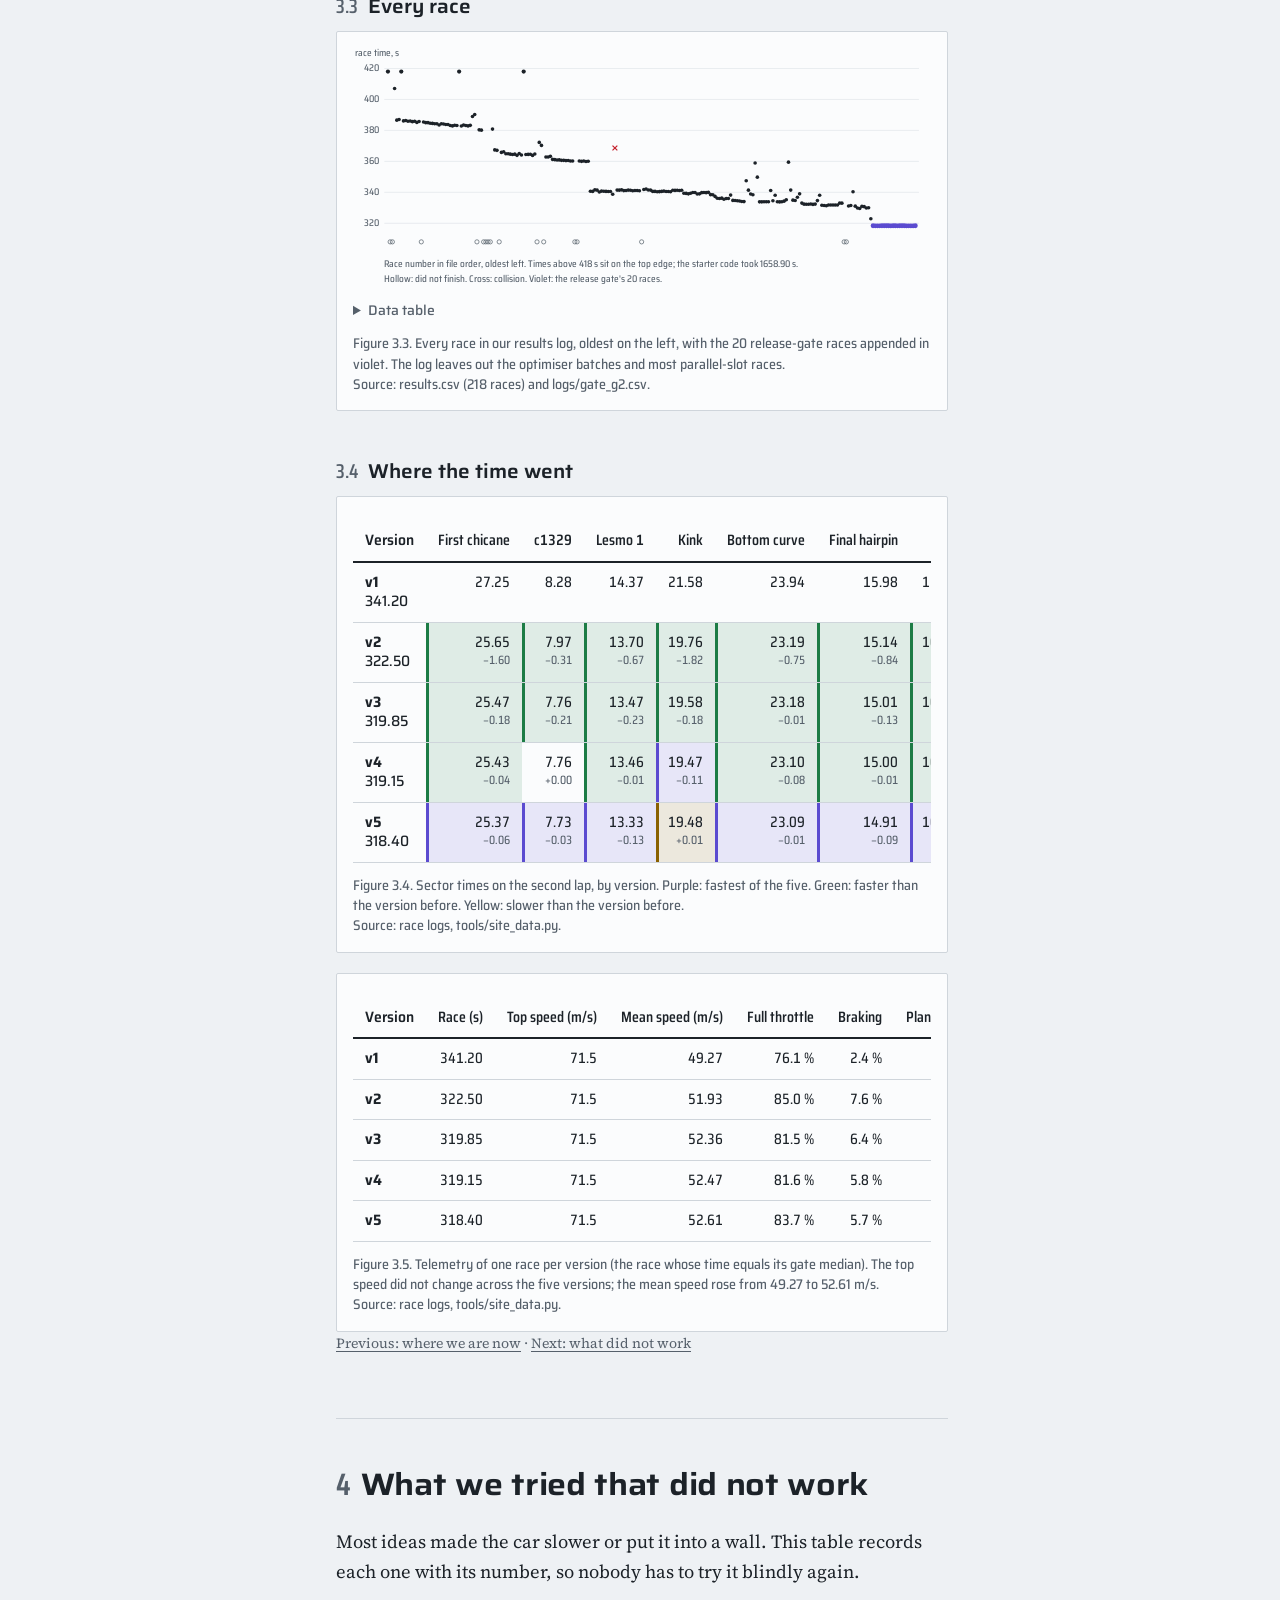
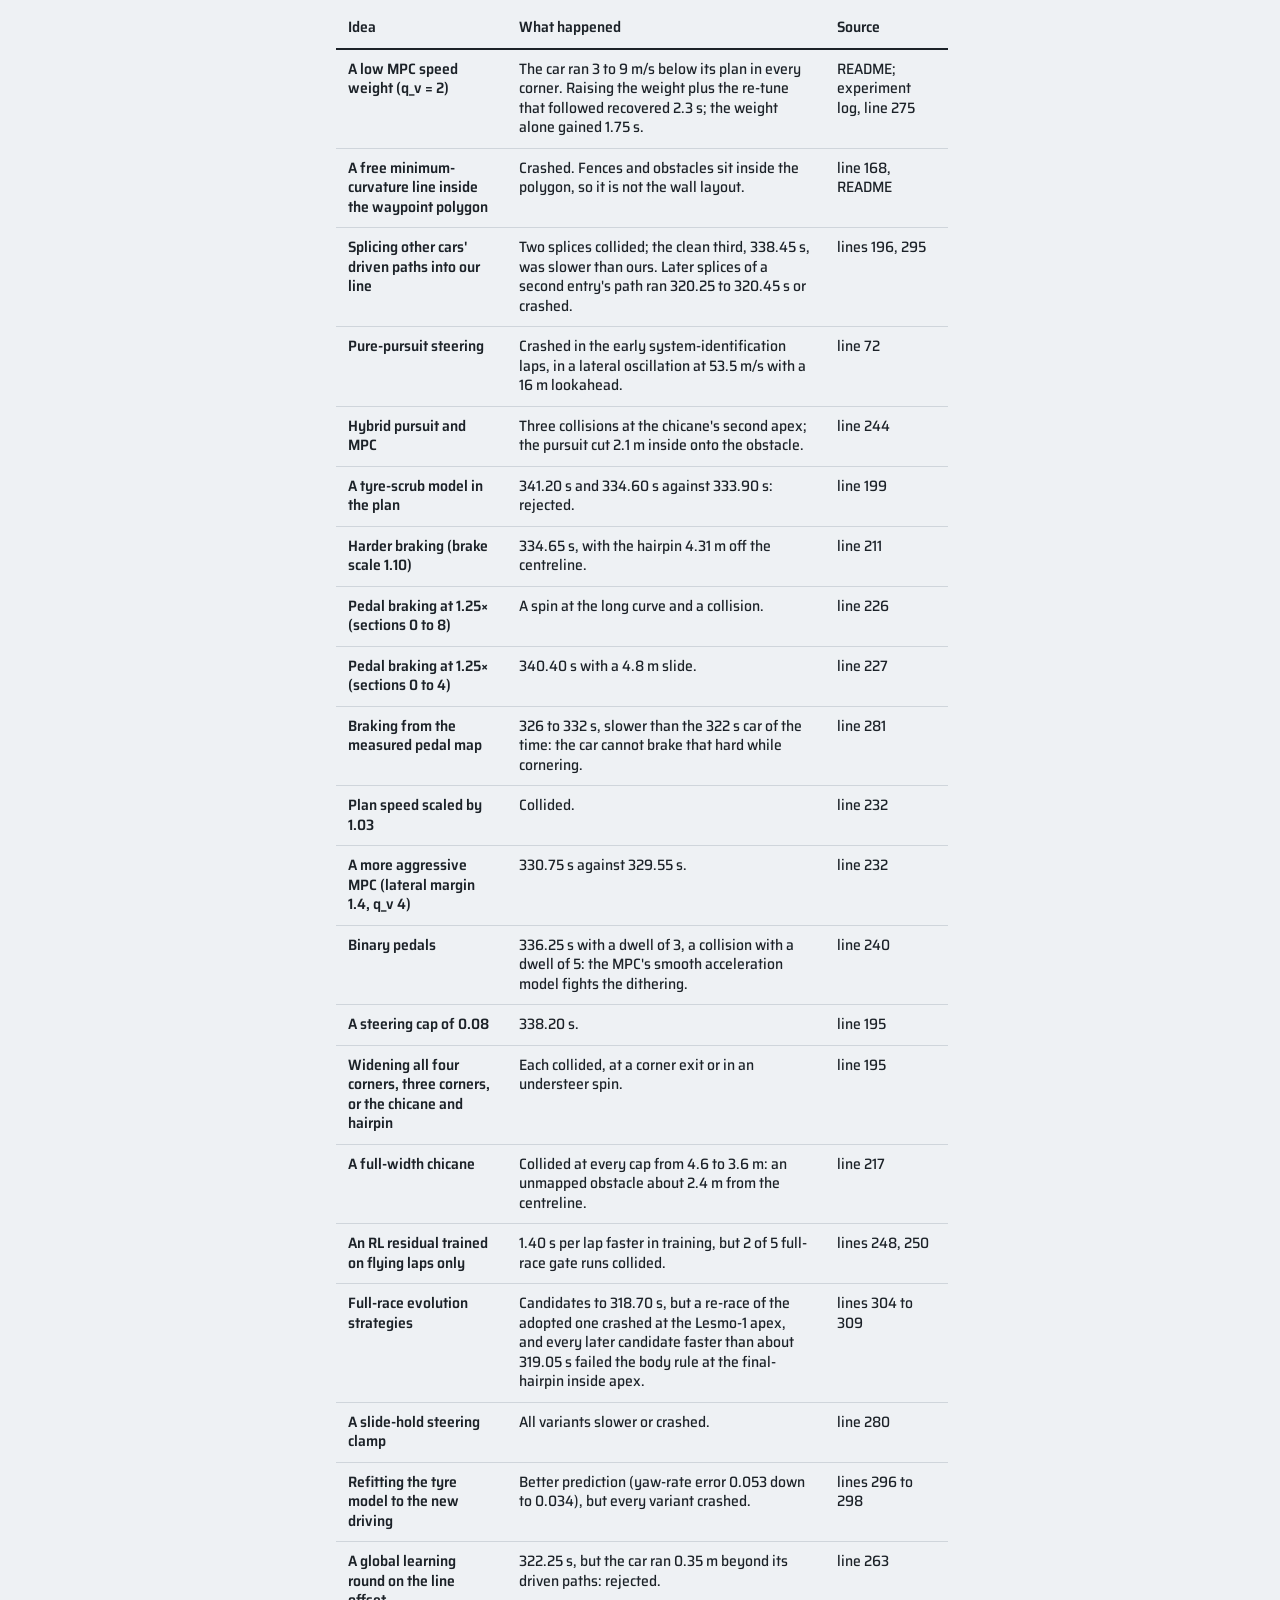
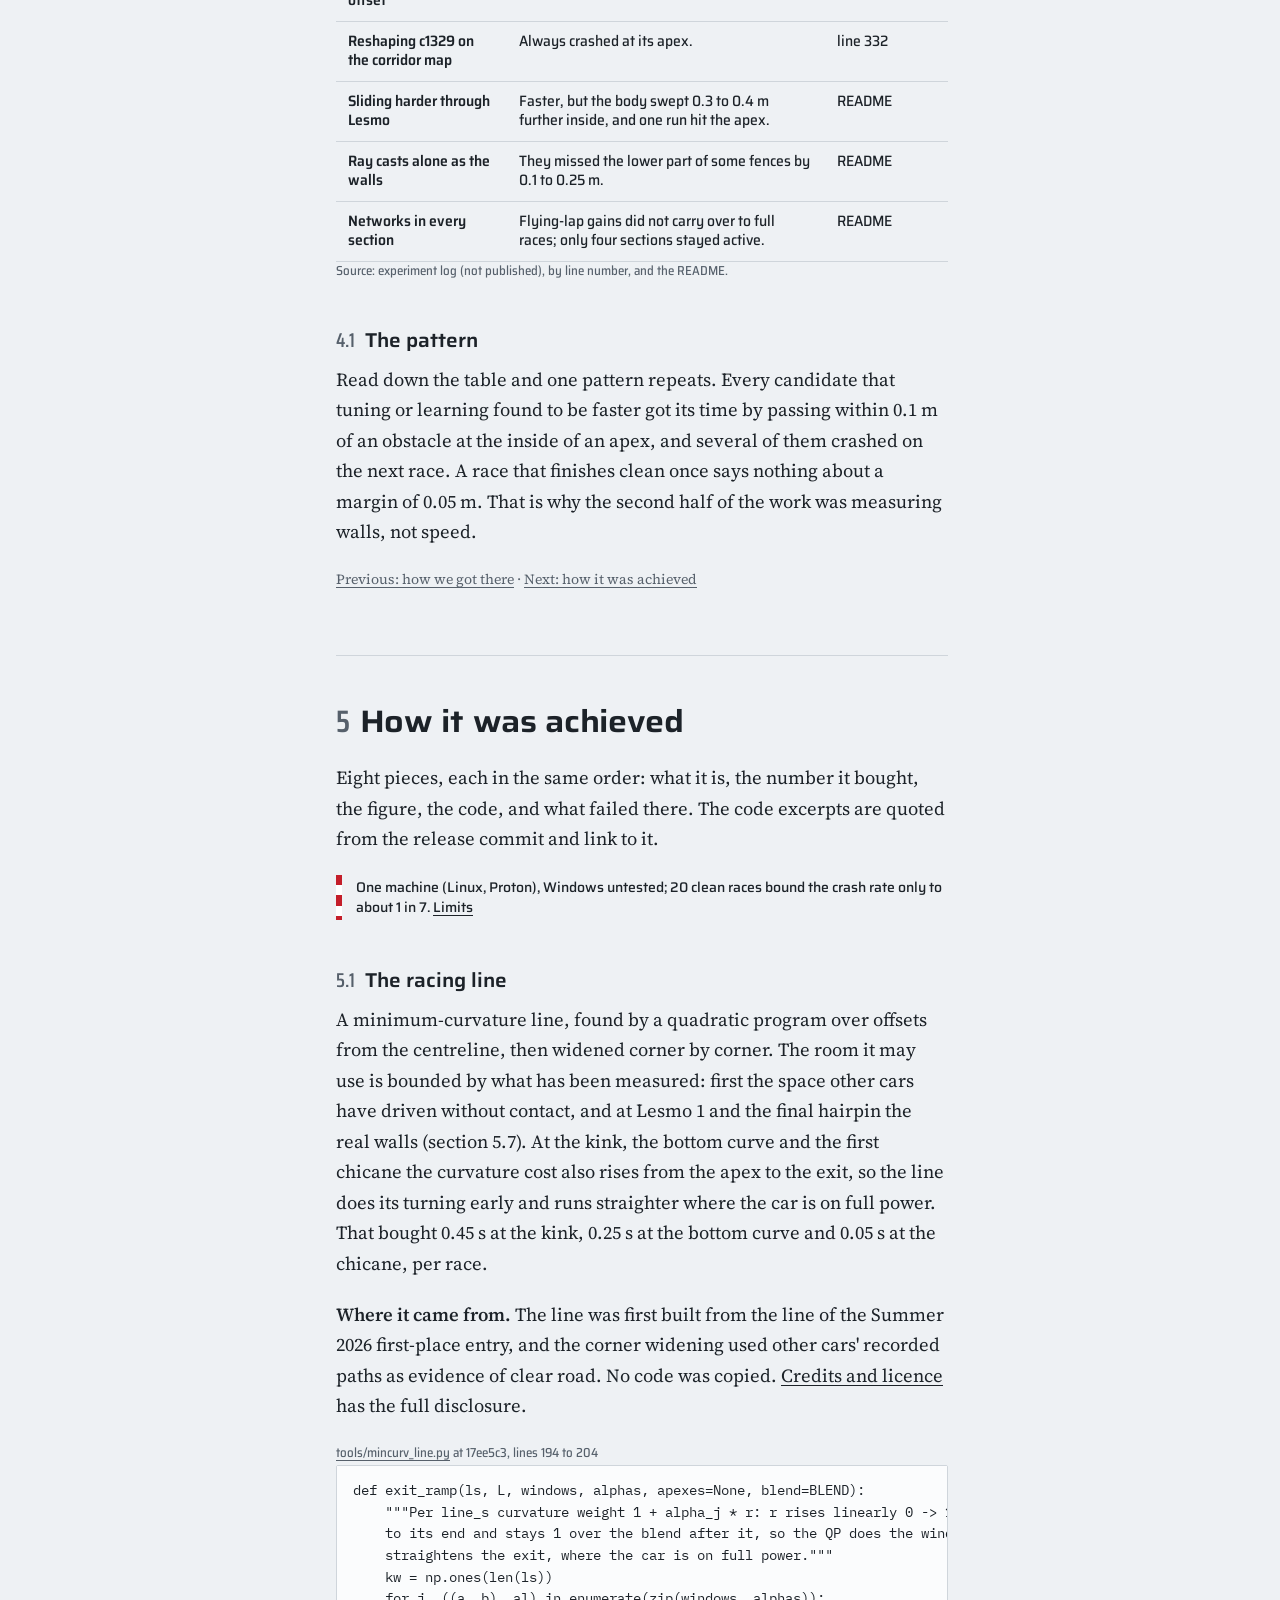
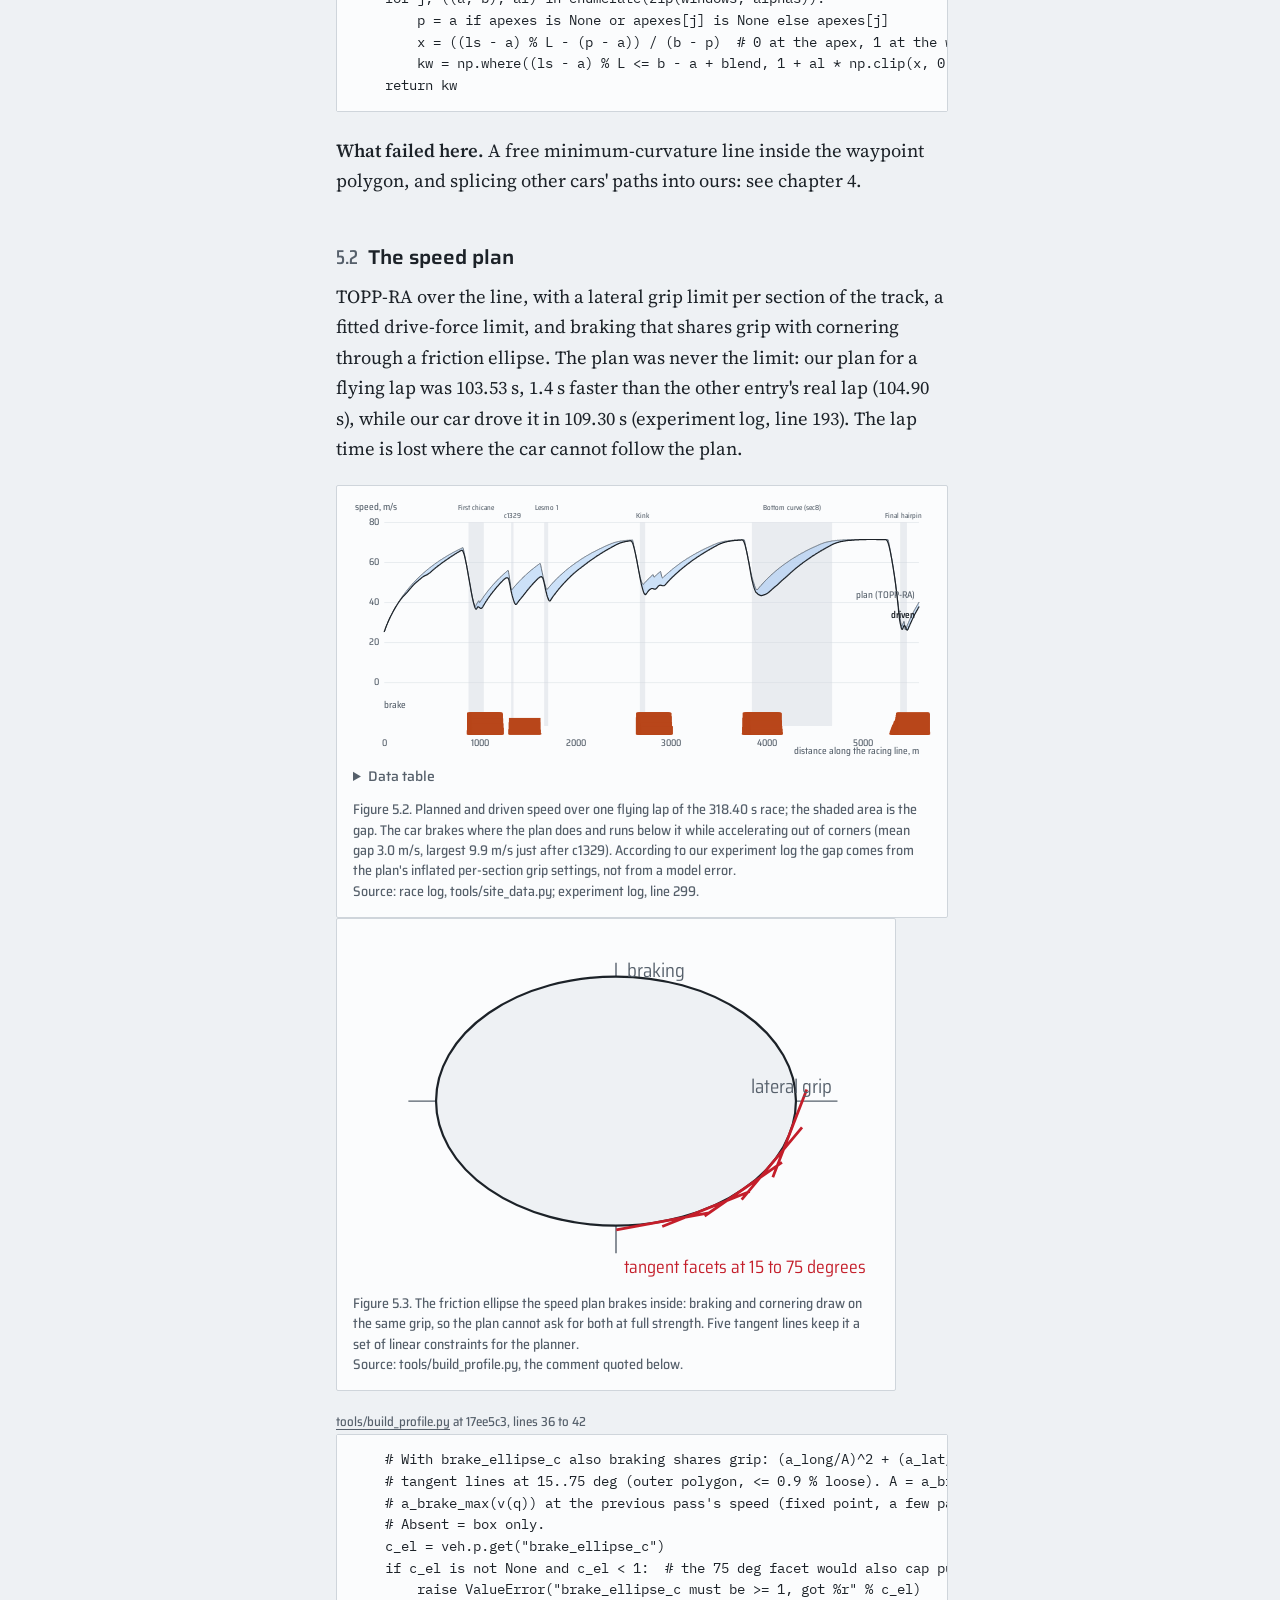
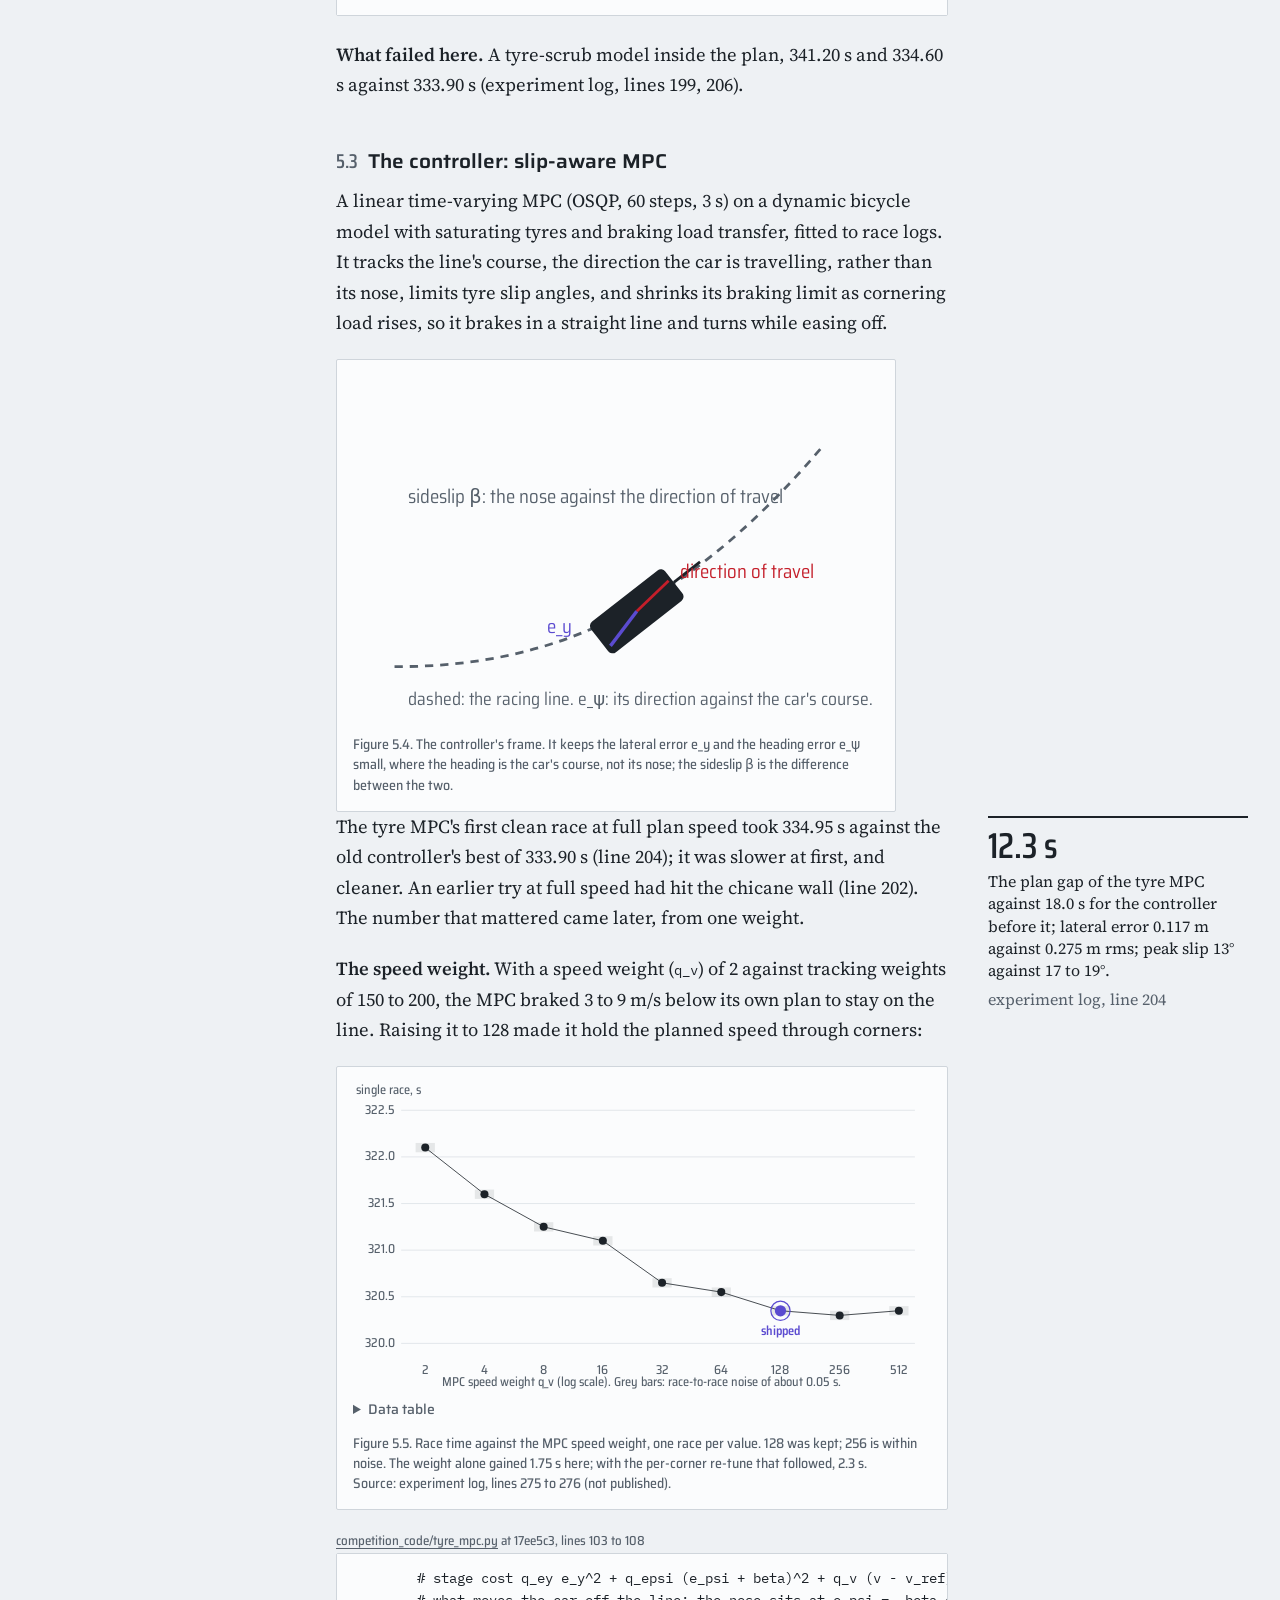
<file: docs/book.html>
<!doctype html>
<html lang="en">
<head>
<meta charset="utf-8">
<meta name="viewport" content="width=device-width, initial-scale=1">
<title>Engineering Book: ROAR Monza entry</title>
<meta name="description" content="How a starter controller that needed 1658.90 s became a 318.40 s Monza entry: where we started, where we are now, how we got there, what did not work, and how it was achieved.">
<meta name="theme-color" content="#eef1f4">
<link rel="icon" href="assets/media/favicon.svg" type="image/svg+xml">
<link rel="stylesheet" href="assets/css/site.css">
</head>
<body class="plain">
<a class="skip" href="#main">Skip to content</a>
<header class="nav">
  <div class="wrap">
    <a class="brand" href="index.html" aria-label="ROAR Monza entry, home">
      <svg viewBox="0 0 14 14" aria-hidden="true"><rect width="7" height="7" fill="#c41e2a"/><rect x="7" width="7" height="7" fill="#fff"/><rect y="7" width="7" height="7" fill="#fff"/><rect x="7" y="7" width="7" height="7" fill="#c41e2a"/></svg>
      ROAR Monza entry
    </a>
    <nav class="right" aria-label="Main">
      <div class="links">
        <a href="index.html#replay">Replay</a>
        <a href="index.html#statistics">Statistics</a>
        <a href="index.html#evolution">Evolution</a>
        <a href="book.html" aria-current="page">Engineering Book</a>
        <a href="credits.html">Credits</a>
        <a class="btn secondary" href="index.html#run">Run it</a>
      </div>
      <details class="menu">
        <summary aria-label="Menu">Menu</summary>
        <div class="panel">
          <a href="index.html#replay">Replay</a><a href="index.html#statistics">Statistics</a><a href="index.html#evolution">Evolution</a>
          <a href="book.html" aria-current="page">Engineering Book</a><a href="credits.html">Credits</a><a href="index.html#run">Run it</a>
        </div>
      </details>
      <a class="btn primary" href="https://github.com/Rudra-roy/ROAR_Competition" rel="noopener">
        <span>Code<span class="long"> on GitHub</span></span>
        <svg viewBox="0 0 12 12" aria-hidden="true"><path d="M4 1.5h6.5V8M10.5 1.5 1.5 10.5" fill="none" stroke="currentColor" stroke-width="1.6"/></svg>
      </a>
    </nav>
  </div>
</header>

<main id="main">
<div class="wrap">
  <div class="bookhead">
    <h1 class="rv">The Engineering Book</h1>
    <p class="lead rv" style="--i:1">How a starter controller that needed 1658.90 s to drive three laps of Monza became a 318.40 s entry, with the dead ends left in. Five chapters: where we started, where we are now, how we got there, what we tried that did not work, and how it was achieved.</p>
    <div class="limits rv" id="limits">
      <p class="lt">Limits of this result</p>
      <p>Measured on one machine: Ubuntu 22.04, RTX 5060 Ti, Monza server under GE-Proton 9. Windows is untested. 20 of 20 clean races bound the crash rate only to about 1 in 7. The wall map is ray-cast except at the probed corners.</p>
    </div>
    <p class="src">The raw race logs and the experiment log are not published in the repository. Numbers taken from them are marked with their source, for example "experiment log, line 275", and the figures are drawn from data computed by tools/site_data.py.</p>
  </div>

  <div class="book">
    <aside class="sidebar" aria-label="Contents">
      <a class="ch" href="#ch1">1 Where we started</a>
      <a href="#s1-1">1.1 The task</a><a href="#s1-2">1.2 The starter code</a><a href="#s1-3">1.3 A simulator we could trust</a><a href="#s1-4">1.4 A model of the car</a><a href="#s1-5">1.5 The first finish</a>
      <a class="ch" href="#ch2">2 Where we are now</a>
      <a href="#s2-1">2.1 The result</a><a href="#s2-2">2.2 The release gate</a><a href="#s2-3">2.3 Closest to the walls</a><a href="#s2-4">2.4 Limits of this result</a><a href="#s2-5">2.5 Watch it</a>
      <a class="ch" href="#ch3">3 How we got there</a>
      <a href="#s3-1">3.1 Five versions</a><a href="#s3-2">3.2 Every gated version</a><a href="#s3-3">3.3 Every race</a><a href="#s3-4">3.4 Where the time went</a>
      <a class="ch" href="#ch4">4 What did not work</a>
      <a href="#s4-1">4.1 The pattern</a>
      <a class="ch" href="#ch5">5 How it was achieved</a>
      <a href="#s5-1">5.1 The racing line</a><a href="#s5-2">5.2 The speed plan</a><a href="#s5-3">5.3 The controller</a><a href="#s5-4">5.4 The learned line offset</a><a href="#s5-5">5.5 Per-corner tuning</a><a href="#s5-6">5.6 Learned corrections</a><a href="#s5-7">5.7 Wall map and probes</a><a href="#s5-8">5.8 The safety gate</a>
      <a class="ch" href="#end">If we started again</a>
    </aside>

    <article class="prose">
      <details class="toc"><summary>Contents</summary>
        <a href="#ch1">1 Where we started</a><a href="#ch2">2 Where we are now</a><a href="#ch3">3 How we got there</a><a href="#ch4">4 What did not work</a><a href="#ch5">5 How it was achieved</a><a href="#end">If we started again</a>
      </details>

<!-- ============================ 1 ============================ -->
<section class="chapter" id="ch1" aria-labelledby="h-ch1">
  <h2 id="h-ch1"><span class="cn">1</span>Where we started</h2>
  <p>The starting point was slow, a simulator that had to be made reproducible first, and a first controller that crashed before it ever finished a lap.</p>

  <h3 id="s1-1"><span class="cn">1.1</span>The task<a class="anchor" href="#s1-1" aria-label="Link to this section">#</a></h3>
  <p>The ROAR Fall 2026 Simulation Racing competition (UC Berkeley) asks for a car that drives three standing-start laps of Monza in CARLA 0.9.12, a Tesla Model 3, as fast as it can. The score is the simulated time of the three laps, and a collision is not acceptable. The submission reads its sensors only through <code>get_last_gym_observation()</code>, never steps the world and never teleports, and it runs under the organisers' own runner, which we do not modify.</p>
  <figure class="fig wide imgfig"><img src="img/pipeline.png" width="880" height="293" loading="lazy" decoding="async" alt="Diagram of the pipeline. Offline tools build a wall map, a minimum-curvature racing line, a TOPP-RA speed plan, a learned line offset, per-corner tuning and six section networks. Every tick, the controller takes the line and offset, a slip-aware MPC tracks it, bounded corrections from the networks are added, and steering, throttle and brake come out.">
    <figcaption>The pieces of the finished entry. Offline tools build the inputs; the controller runs them every tick. Chapter 5 takes them one by one.</figcaption></figure>

  <h3 id="s1-2"><span class="cn">1.2</span>The starter code<a class="anchor" href="#s1-2" aria-label="Link to this section">#</a></h3>
  <div class="keynum"><div class="big">1658.90 s</div><p>The starter code's time in our simulator; it finished clean.</p><p class="src">results.csv, row "baseline"; experiment log, line 26</p></div>
  <p>The organisers' starter code finished three laps in 1658.90 s without a collision. Everything after that is about driving the same three laps in a fifth of the time.</p>

  <h3 id="s1-3"><span class="cn">1.3</span>A simulator we could trust<a class="anchor" href="#s1-3" aria-label="Link to this section">#</a></h3>
  <p>Monza ships as a Windows build of CARLA. We run it on Linux under GE-Proton 9, which needs <code>-dx12</code> (the DX11 path asserts) and must never be started with <code>-quality-level=Low</code>, which crashes the map for want of materials. The simulation is synchronous, so the wall-clock speed of the machine does not change the score. The same setup still varies by about 0.05 s from race to race, and we treat anything smaller than that as noise.</p>
  <p>The first tool we built was not a controller but a parallel evaluator: one simulator per slot, each on its own port, four races at a time. Every later result in this book was measured that way.</p>

  <h3 id="s1-4"><span class="cn">1.4</span>A model of the car<a class="anchor" href="#s1-4" aria-label="Link to this section">#</a></h3>
  <p>Our first controller needed a model of the car, and fitting one meant driving it. The first system-identification laps crashed three times:</p>
  <ul>
    <li>The first lap crashed with a dither of ±0.9 m at 35 to 41 m/s, on a line within about 0.5 m of the walls (experiment log, line 67).</li>
    <li>The second crashed at line distance 514 m at 53.5 m/s, in a lateral oscillation: a pure-pursuit lookahead of 16 m is too short at that speed (line 72).</li>
    <li>The third crashed at about 4155 m at 25.6 m/s with the car exactly on its line, because the line ran 4.1 to 4.8 m from the centreline where the wall allowed 4.3 to 4.7 m (line 75).</li>
  </ul>
  <p>The third crash taught the lesson that shaped the rest: the line we had borrowed was a pure-pursuit <em>target</em>, which cuts inside by design, not a path a car can drive. The fitted model that came out of this: top speed 71.55 m/s, braking 15.93 m/s² (line 87).</p>

  <h3 id="s1-5"><span class="cn">1.5</span>The first finish<a class="anchor" href="#s1-5" aria-label="Link to this section">#</a></h3>
  <p>The first race our own MPC finished took 407.10 s, without touching anything, at a top speed of 60.3 m/s (experiment log, line 122). From there the gated versions run 383.20 s, 364.50 s, 360.10 s and 340.60 s (figure 3.2). Chapter 3 is that road.</p>
  <p class="small"><a href="#ch1">Back to the top of chapter 1</a> · <a href="#ch2">Next: where we are now</a></p>
</section>

<!-- ============================ 2 ============================ -->
<section class="chapter" id="ch2" aria-labelledby="h-ch2">
  <h2 id="h-ch2"><span class="cn">2</span>Where we are now</h2>
  <p>318.40 s median over 20 races, no collision, 0.13 m from the nearest wall at the closest. Here is exactly how much that claim covers.</p>
  <p class="caveat">One machine (Linux, Proton), Windows untested; 20 clean races bound the crash rate only to about 1 in 7. <a href="#limits">Limits</a></p>

  <h3 id="s2-1"><span class="cn">2.1</span>The result<a class="anchor" href="#s2-1" aria-label="Link to this section">#</a></h3>
  <div class="keynum"><div class="big">−1.35 s</div><p>Against the Summer 2026 winner's code run in our simulator (319.75 s).</p><p class="src">318.40 − 319.75</p></div>
  <p>The release gate ran 20 full races of the committed setup: 318.30 to 318.40 s, median 318.40 s, none with a collision. The same simulator ran the Summer 2026 winner's code at 319.75 s, so the entry is 1.35 s faster, on our machine. The two numbers share a simulator and a machine, not an evaluation by the organisers.</p>
  <figure class="fig imgfig wide"><img src="img/track_speed.png" width="600" height="880" loading="lazy" decoding="async" alt="Top-down map of the Monza circuit with the driven path of one flying lap coloured by speed, dark blue where slow and light blue where fast; the first chicane, c1329, Lesmo 1, the kink, the bottom curve and the final hairpin are labelled." class="mapimg">
    <figcaption>One flying lap of the 318.40 s race, coloured by speed. The six corners named here are the ones the rest of the book keeps returning to.<br>Source: race log, tools/make_media.py.</figcaption></figure>

  <h3 id="s2-2"><span class="cn">2.2</span>The release gate<a class="anchor" href="#s2-2" aria-label="Link to this section">#</a></h3>
  <p>A release is gated by <code>tools/gate.py</code>: 20 full races of the committed setup, on slot checkouts verified byte-for-byte against the repository, four of them with the simulator window open. Each race's closest approach of the car body to a wall is measured from its log. The rule is that every race finishes with no collision and the closest approach is at least 0.10 m. Section 5.8 tells how the gate failed once before it passed.</p>

  <h3 id="s2-3"><span class="cn">2.3</span>Where the car is closest to the walls<a class="anchor" href="#s2-3" aria-label="Link to this section">#</a></h3>
  <p>Across the gate's 20 races the closest the car body came to a wall was 0.13 m, at Lesmo 1 or the final hairpin. The figure for those corners comes from a wall map that was ray-cast and then corrected by teleporting the car through its own poses; away from those corners the map is ray-cast only. The static probe of the car's own poses gives the clearances in section 5.7.</p>

  <h3 id="s2-4"><span class="cn">2.4</span>Limits of this result<a class="anchor" href="#s2-4" aria-label="Link to this section">#</a></h3>
  <div class="limits"><p class="lt">Limits of this result</p><p>Measured on one machine: Ubuntu 22.04, RTX 5060 Ti, Monza server under GE-Proton 9. Windows is untested. 20 of 20 clean races bound the crash rate only to about 1 in 7. The wall map is ray-cast except at the probed corners.</p></div>
  <p>Where "about 1 in 7" comes from: if every race has the same unknown chance <em>p</em> of a collision and 20 of 20 were clean, the largest <em>p</em> that still leaves a 5 % chance of seeing 20 clean races solves (1 − <em>p</em>)<sup>20</sup> = 0.05, which gives <em>p</em> ≈ 0.139. That is arithmetic on the gate, not a claim about the organisers' machine. A crashing car in our tests touched a wall at 0.0 to 0.1 m, and the closest clean approach was 0.13 m, which is why the clearance is a stronger piece of evidence than the count.</p>

  <h3 id="s2-5"><span class="cn">2.5</span>Watch it<a class="anchor" href="#s2-5" aria-label="Link to this section">#</a></h3>
  <p>Three frames from the chase camera, rendered by CARLA during the 318.40 s race, at the three corners where the car comes closest to a wall.</p>
  <div style="display:grid;gap:12px;grid-template-columns:repeat(auto-fit,minmax(240px,1fr));max-width:960px">
    <figure class="fig imgfig" style="padding:8px"><img src="assets/media/still-first-chicane.jpg" width="960" height="540" loading="lazy" decoding="async" alt="The car at the first-chicane exit in the CARLA render, seen from the chase camera."><figcaption>First-chicane exit</figcaption></figure>
    <figure class="fig imgfig" style="padding:8px"><img src="assets/media/still-lesmo1.jpg" width="960" height="540" loading="lazy" decoding="async" alt="The car at Lesmo 1 in the CARLA render, seen from the chase camera."><figcaption>Lesmo 1</figcaption></figure>
    <figure class="fig imgfig" style="padding:8px"><img src="assets/media/still-final-hairpin.jpg" width="960" height="540" loading="lazy" decoding="async" alt="The car at the final hairpin in the CARLA render, seen from the chase camera."><figcaption>Final hairpin</figcaption></figure>
  </div>
  <p class="small" style="margin-top:16px"><a href="index.html#replay">Watch the five versions race together</a> · <a href="#ch3">Next: how we got there</a></p>
</section>

<!-- ============================ 3 ============================ -->
<section class="chapter" id="ch3" aria-labelledby="h-ch3">
  <h2 id="h-ch3"><span class="cn">3</span>How we got there</h2>
  <p>Five headline versions, and a longer history of gated releases that was not a straight line down. Most of the time came from making the car follow its own plan and from measuring where the walls really are, not from a faster plan.</p>
  <p class="caveat">One machine (Linux, Proton), Windows untested; 20 clean races bound the crash rate only to about 1 in 7. <a href="#limits">Limits</a></p>

  <h3 id="s3-1"><span class="cn">3.1</span>Five versions<a class="anchor" href="#s3-1" aria-label="Link to this section">#</a></h3>
  <figure class="fig wide"><div class="chart" data-chart="versions" data-base="assets/data/"></div>
    <figcaption>Figure 3.1. Medians of each version's gate races (5 races; 20 for v5). Hover a point for what changed and the commit.<br>Source: experiment log, lines 168, 263, 278, 289 and 346 (not published).</figcaption></figure>
  <ol>
    <li><strong>v1, 341.20 s.</strong> An early MPC with a TOPP-RA speed plan.</li>
    <li><strong>v2, 322.50 s.</strong> Learned corrections, and a late-apex exit at the kink.</li>
    <li><strong>v3, 319.85 s.</strong> The MPC speed weight raised from 2 to 128, and a per-corner re-tune.</li>
    <li><strong>v4, 319.15 s.</strong> Corner exits and a re-tune.</li>
    <li><strong>v5, 318.40 s.</strong> A line shaped by the measured walls, the real-wall corridor map.</li>
  </ol>

  <h3 id="s3-2"><span class="cn">3.2</span>Every gated version<a class="anchor" href="#s3-2" aria-label="Link to this section">#</a></h3>
  <p>The five headline versions leave out most of the history. The gated releases in order, from the experiment log: 383.20 s, 364.50 s, 360.10 s, 340.60 s, 341.20 s, 340.55 s, 333.90 s, 331.80 s, 326.75 s, 322.95 s, 322.50 s, 322.35 s, 319.85 s, 319.15 s and 318.40 s. The series is not monotone. Version 8d at 340.60 s was gated before 8e at 341.20 s, and 8e was kept: it had about 0.07 m more wall margin and half the steering jerk, for 0.6 s per race (experiment log, line 169). We decided early that margin outranks lap time, and 8e is the first place that decision cost us a number.</p>

  <h3 id="s3-3"><span class="cn">3.3</span>Every race<a class="anchor" href="#s3-3" aria-label="Link to this section">#</a></h3>
  <figure class="fig wide"><div class="chart" data-chart="results" data-base="assets/data/"></div>
    <figcaption>Figure 3.3. Every race in our results log, oldest on the left, with the 20 release-gate races appended in violet. The log leaves out the optimiser batches and most parallel-slot races.<br>Source: results.csv (218 races) and logs/gate_g2.csv.</figcaption></figure>

  <h3 id="s3-4"><span class="cn">3.4</span>Where the time went<a class="anchor" href="#s3-4" aria-label="Link to this section">#</a></h3>
  <figure class="fig wide"><div class="chart" data-chart="sectors" data-base="assets/data/"></div>
    <figcaption>Figure 3.4. Sector times on the second lap, by version. Purple: fastest of the five. Green: faster than the version before. Yellow: slower than the version before.<br>Source: race logs, tools/site_data.py.</figcaption></figure>
  <figure class="fig wide" style="margin-top:20px"><div class="chart" data-chart="telemetry" data-base="assets/data/"></div>
    <figcaption>Figure 3.5. Telemetry of one race per version (the race whose time equals its gate median). The top speed did not change across the five versions; the mean speed rose from 49.27 to 52.61 m/s.<br>Source: race logs, tools/site_data.py.</figcaption></figure>
  <p class="small"><a href="#ch2">Previous: where we are now</a> · <a href="#ch4">Next: what did not work</a></p>
</section>

<!-- ============================ 4 ============================ -->
<section class="chapter" id="ch4" aria-labelledby="h-ch4">
  <h2 id="h-ch4"><span class="cn">4</span>What we tried that did not work</h2>
  <p>Most ideas made the car slower or put it into a wall. This table records each one with its number, so nobody has to try it blindly again.</p>
  <div class="table-scroll"><table class="dead">
    <thead><tr><th>Idea</th><th>What happened</th><th>Source</th></tr></thead>
    <tbody>
      <tr><td>A low MPC speed weight (q_v = 2)</td><td>The car ran 3 to 9 m/s below its plan in every corner. Raising the weight plus the re-tune that followed recovered 2.3 s; the weight alone gained 1.75 s.</td><td>README; experiment log, line 275</td></tr>
      <tr><td>A free minimum-curvature line inside the waypoint polygon</td><td>Crashed. Fences and obstacles sit inside the polygon, so it is not the wall layout.</td><td>line 168, README</td></tr>
      <tr><td>Splicing other cars' driven paths into our line</td><td>Two splices collided; the clean third, 338.45 s, was slower than ours. Later splices of a second entry's path ran 320.25 to 320.45 s or crashed.</td><td>lines 196, 295</td></tr>
      <tr><td>Pure-pursuit steering</td><td>Crashed in the early system-identification laps, in a lateral oscillation at 53.5 m/s with a 16 m lookahead.</td><td>line 72</td></tr>
      <tr><td>Hybrid pursuit and MPC</td><td>Three collisions at the chicane's second apex; the pursuit cut 2.1 m inside onto the obstacle.</td><td>line 244</td></tr>
      <tr><td>A tyre-scrub model in the plan</td><td>341.20 s and 334.60 s against 333.90 s: rejected.</td><td>line 199</td></tr>
      <tr><td>Harder braking (brake scale 1.10)</td><td>334.65 s, with the hairpin 4.31 m off the centreline.</td><td>line 211</td></tr>
      <tr><td>Pedal braking at 1.25× (sections 0 to 8)</td><td>A spin at the long curve and a collision.</td><td>line 226</td></tr>
      <tr><td>Pedal braking at 1.25× (sections 0 to 4)</td><td>340.40 s with a 4.8 m slide.</td><td>line 227</td></tr>
      <tr><td>Braking from the measured pedal map</td><td>326 to 332 s, slower than the 322 s car of the time: the car cannot brake that hard while cornering.</td><td>line 281</td></tr>
      <tr><td>Plan speed scaled by 1.03</td><td>Collided.</td><td>line 232</td></tr>
      <tr><td>A more aggressive MPC (lateral margin 1.4, q_v 4)</td><td>330.75 s against 329.55 s.</td><td>line 232</td></tr>
      <tr><td>Binary pedals</td><td>336.25 s with a dwell of 3, a collision with a dwell of 5: the MPC's smooth acceleration model fights the dithering.</td><td>line 240</td></tr>
      <tr><td>A steering cap of 0.08</td><td>338.20 s.</td><td>line 195</td></tr>
      <tr><td>Widening all four corners, three corners, or the chicane and hairpin</td><td>Each collided, at a corner exit or in an understeer spin.</td><td>line 195</td></tr>
      <tr><td>A full-width chicane</td><td>Collided at every cap from 4.6 to 3.6 m: an unmapped obstacle about 2.4 m from the centreline.</td><td>line 217</td></tr>
      <tr><td>An RL residual trained on flying laps only</td><td>1.40 s per lap faster in training, but 2 of 5 full-race gate runs collided.</td><td>lines 248, 250</td></tr>
      <tr><td>Full-race evolution strategies</td><td>Candidates to 318.70 s, but a re-race of the adopted one crashed at the Lesmo-1 apex, and every later candidate faster than about 319.05 s failed the body rule at the final-hairpin inside apex.</td><td>lines 304 to 309</td></tr>
      <tr><td>A slide-hold steering clamp</td><td>All variants slower or crashed.</td><td>line 280</td></tr>
      <tr><td>Refitting the tyre model to the new driving</td><td>Better prediction (yaw-rate error 0.053 down to 0.034), but every variant crashed.</td><td>lines 296 to 298</td></tr>
      <tr><td>A global learning round on the line offset</td><td>322.25 s, but the car ran 0.35 m beyond its driven paths: rejected.</td><td>line 263</td></tr>
      <tr><td>Reshaping c1329 on the corridor map</td><td>Always crashed at its apex.</td><td>line 332</td></tr>
      <tr><td>Sliding harder through Lesmo</td><td>Faster, but the body swept 0.3 to 0.4 m further inside, and one run hit the apex.</td><td>README</td></tr>
      <tr><td>Ray casts alone as the walls</td><td>They missed the lower part of some fences by 0.1 to 0.25 m.</td><td>README</td></tr>
      <tr><td>Networks in every section</td><td>Flying-lap gains did not carry over to full races; only four sections stayed active.</td><td>README</td></tr>
    </tbody></table></div>
  <p class="src">Source: experiment log (not published), by line number, and the README.</p>

  <h3 id="s4-1"><span class="cn">4.1</span>The pattern<a class="anchor" href="#s4-1" aria-label="Link to this section">#</a></h3>
  <p>Read down the table and one pattern repeats. Every candidate that tuning or learning found to be faster got its time by passing within 0.1 m of an obstacle at the inside of an apex, and several of them crashed on the next race. A race that finishes clean once says nothing about a margin of 0.05 m. That is why the second half of the work was measuring walls, not speed.</p>
  <p class="small"><a href="#ch3">Previous: how we got there</a> · <a href="#ch5">Next: how it was achieved</a></p>
</section>

<!-- ============================ 5 ============================ -->
<section class="chapter" id="ch5" aria-labelledby="h-ch5">
  <h2 id="h-ch5"><span class="cn">5</span>How it was achieved</h2>
  <p>Eight pieces, each in the same order: what it is, the number it bought, the figure, the code, and what failed there. The code excerpts are quoted from the release commit and link to it.</p>
  <p class="caveat">One machine (Linux, Proton), Windows untested; 20 clean races bound the crash rate only to about 1 in 7. <a href="#limits">Limits</a></p>

  <h3 id="s5-1"><span class="cn">5.1</span>The racing line<a class="anchor" href="#s5-1" aria-label="Link to this section">#</a></h3>
  <p>A minimum-curvature line, found by a quadratic program over offsets from the centreline, then widened corner by corner. The room it may use is bounded by what has been measured: first the space other cars have driven without contact, and at Lesmo 1 and the final hairpin the real walls (section 5.7). At the kink, the bottom curve and the first chicane the curvature cost also rises from the apex to the exit, so the line does its turning early and runs straighter where the car is on full power. That bought 0.45 s at the kink, 0.25 s at the bottom curve and 0.05 s at the chicane, per race.</p>
  <p><strong>Where it came from.</strong> The line was first built from the line of the Summer 2026 first-place entry, and the corner widening used other cars' recorded paths as evidence of clear road. No code was copied. <a href="credits.html">Credits and licence</a> has the full disclosure.</p>
  <!-- code:tools/mincurv_line.py:194-204 -->
<div class="codeblock"><div class="hd"><a href="https://github.com/Rudra-roy/ROAR_Competition/blob/17ee5c3/tools/mincurv_line.py#L194-L204" rel="noopener">tools/mincurv_line.py</a> at 17ee5c3, lines 194 to 204</div><pre tabindex="0"><code>def exit_ramp(ls, L, windows, alphas, apexes=None, blend=BLEND):
    &quot;&quot;&quot;Per line_s curvature weight 1 + alpha_j * r: r rises linearly 0 -&gt; 1 from window j&#x27;s apex (default: its start)
    to its end and stays 1 over the blend after it, so the QP does the window&#x27;s turning up to the apex and
    straightens the exit, where the car is on full power.&quot;&quot;&quot;
    kw = np.ones(len(ls))
    for j, ((a, b), al) in enumerate(zip(windows, alphas)):
        p = a if apexes is None or apexes[j] is None else apexes[j]
        x = ((ls - a) % L - (p - a)) / (b - p)  # 0 at the apex, 1 at the window end
        kw = np.where((ls - a) % L &lt;= b - a + blend, 1 + al * np.clip(x, 0, 1), kw)
    return kw
</code></pre></div>
<!-- /code -->
  <p><strong>What failed here.</strong> A free minimum-curvature line inside the waypoint polygon, and splicing other cars' paths into ours: see chapter 4.</p>

  <h3 id="s5-2"><span class="cn">5.2</span>The speed plan<a class="anchor" href="#s5-2" aria-label="Link to this section">#</a></h3>
  <p>TOPP-RA over the line, with a lateral grip limit per section of the track, a fitted drive-force limit, and braking that shares grip with cornering through a friction ellipse. The plan was never the limit: our plan for a flying lap was 103.53 s, 1.4 s faster than the other entry's real lap (104.90 s), while our car drove it in 109.30 s (experiment log, line 193). The lap time is lost where the car cannot follow the plan.</p>
  <figure class="fig wide"><div class="chart" data-chart="plan" data-base="assets/data/"></div>
    <figcaption>Figure 5.2. Planned and driven speed over one flying lap of the 318.40 s race; the shaded area is the gap. The car brakes where the plan does and runs below it while accelerating out of corners (mean gap 3.0 m/s, largest 9.9 m/s just after c1329). According to our experiment log the gap comes from the plan's inflated per-section grip settings, not from a model error.<br>Source: race log, tools/site_data.py; experiment log, line 299.</figcaption></figure>
  <figure class="fig" style="max-width:560px">
    <svg viewBox="0 0 380 250" role="img" aria-label="Friction ellipse: braking acceleration on the vertical axis, lateral acceleration on the horizontal axis. An ellipse is the grip limit; five short tangent lines at 15, 30, 45, 60 and 75 degrees approximate it for the plan." style="width:100%;height:auto">
      <line x1="40" y1="120" x2="350" y2="120" stroke="#56606b"/><line x1="190" y1="20" x2="190" y2="230" stroke="#56606b"/>
      <ellipse cx="190" cy="120" rx="130" ry="90" fill="#eef1f4" stroke="#1c2228" stroke-width="1.6"/>
      <path d="M327.8 111.6 L303.3 175.0 M324.4 138.9 L280.8 191.1 M309.9 164.3 L254.0 203.0 M286.6 185.3 L223.4 210.6 M257.1 200.7 L190.2 213.1" stroke="#c41e2a" stroke-width="2" fill="none"/>
      <text x="346" y="114" text-anchor="end" font-size="14" fill="#56606b">lateral grip</text>
      <text x="198" y="30" font-size="14" fill="#56606b">braking</text>
      <text x="196" y="244" font-size="13" fill="#c41e2a">tangent facets at 15 to 75 degrees</text>
    </svg>
    <figcaption>Figure 5.3. The friction ellipse the speed plan brakes inside: braking and cornering draw on the same grip, so the plan cannot ask for both at full strength. Five tangent lines keep it a set of linear constraints for the planner.<br>Source: tools/build_profile.py, the comment quoted below.</figcaption></figure>
  <!-- code:tools/build_profile.py:36-42 -->
<div class="codeblock"><div class="hd"><a href="https://github.com/Rudra-roy/ROAR_Competition/blob/17ee5c3/tools/build_profile.py#L36-L42" rel="noopener">tools/build_profile.py</a> at 17ee5c3, lines 36 to 42</div><pre tabindex="0"><code>    # With brake_ellipse_c also braking shares grip: (a_long/A)^2 + (a_lat/(c a_lat(s)))^2 &lt;= 1 for a_long &lt; 0, as
    # tangent lines at 15..75 deg (outer polygon, &lt;= 0.9 % loose). A = a_brk, or with brake_lines A(q) =
    # a_brake_max(v(q)) at the previous pass&#x27;s speed (fixed point, a few passes from the box-only profile).
    # Absent = box only.
    c_el = veh.p.get(&quot;brake_ellipse_c&quot;)
    if c_el is not None and c_el &lt; 1:  # the 75 deg facet would also cap pure lateral grip at ~1.035 c a_lat
        raise ValueError(&quot;brake_ellipse_c must be &gt;= 1, got %r&quot; % c_el)</code></pre></div>
<!-- /code -->
  <p><strong>What failed here.</strong> A tyre-scrub model inside the plan, 341.20 s and 334.60 s against 333.90 s (experiment log, lines 199, 206).</p>

  <h3 id="s5-3"><span class="cn">5.3</span>The controller: slip-aware MPC<a class="anchor" href="#s5-3" aria-label="Link to this section">#</a></h3>
  <p>A linear time-varying MPC (OSQP, 60 steps, 3 s) on a dynamic bicycle model with saturating tyres and braking load transfer, fitted to race logs. It tracks the line's <em>course</em>, the direction the car is travelling, rather than its nose, limits tyre slip angles, and shrinks its braking limit as cornering load rises, so it brakes in a straight line and turns while easing off.</p>
  <figure class="fig" style="max-width:560px">
    <svg viewBox="0 0 380 250" role="img" aria-label="Frenet frame: a racing line curves up to the right; the car is a rotated rectangle beside it, with an arrow for the lateral error e_y, an angle for the heading error e_psi between the line direction and the car's direction, and the sideslip angle beta between the nose and the direction of travel." style="width:100%;height:auto">
      <path d="M30 210 C130 210 230 180 340 50" stroke="#56606b" stroke-width="2" fill="none" stroke-dasharray="6 5"/>
      <g transform="translate(205 170) rotate(-38)"><rect x="-34" y="-14" width="68" height="28" rx="4" fill="#1c2228"/><path d="M34 0 L58 0" stroke="#1c2228" stroke-width="2"/></g>
      <path d="M205 170 L228 148" stroke="#c41e2a" stroke-width="2" fill="none"/>
      <path d="M186 195 L205 170" stroke="#5b4bd0" stroke-width="2.5" fill="none"/><text x="140" y="186" font-size="14" fill="#5b4bd0">e_y</text>
      <text x="236" y="146" font-size="14" fill="#c41e2a">direction of travel</text>
      <text x="40" y="92" font-size="14" fill="#56606b">sideslip β: the nose against the direction of travel</text>
      <text x="40" y="238" font-size="13" fill="#56606b">dashed: the racing line. e_ψ: its direction against the car's course.</text>
    </svg>
    <figcaption>Figure 5.4. The controller's frame. It keeps the lateral error e_y and the heading error e_ψ small, where the heading is the car's course, not its nose; the sideslip β is the difference between the two.</figcaption></figure>
  <div class="keynum"><div class="big">12.3 s</div><p>The plan gap of the tyre MPC against 18.0 s for the controller before it; lateral error 0.117 m against 0.275 m rms; peak slip 13° against 17 to 19°.</p><p class="src">experiment log, line 204</p></div>
  <p>The tyre MPC's first clean race at full plan speed took 334.95 s against the old controller's best of 333.90 s (line 204); it was slower at first, and cleaner. An earlier try at full speed had hit the chicane wall (line 202). The number that mattered came later, from one weight.</p>
  <p><strong>The speed weight.</strong> With a speed weight (<code>q_v</code>) of 2 against tracking weights of 150 to 200, the MPC braked 3 to 9 m/s below its own plan to stay on the line. Raising it to 128 made it hold the planned speed through corners:</p>
  <figure class="fig wide"><div class="chart" data-chart="qv" data-base="assets/data/"></div>
    <figcaption>Figure 5.5. Race time against the MPC speed weight, one race per value. 128 was kept; 256 is within noise. The weight alone gained 1.75 s here; with the per-corner re-tune that followed, 2.3 s.<br>Source: experiment log, lines 275 to 276 (not published).</figcaption></figure>
  <!-- code:competition_code/tyre_mpc.py:103-108 -->
<div class="codeblock"><div class="hd"><a href="https://github.com/Rudra-roy/ROAR_Competition/blob/17ee5c3/competition_code/tyre_mpc.py#L103-L108" rel="noopener">competition_code/tyre_mpc.py</a> at 17ee5c3, lines 103 to 108</div><pre tabindex="0"><code>        # stage cost q_ey e_y^2 + q_epsi (e_psi + beta)^2 + q_v (v - v_ref)^2 + q_beta beta^2: the COURSE error is
        # what moves the car off the line; the nose sits at e_psi = -beta on a steady corner
        W = np.zeros((NX, NX))
        W[0, 0], W[2, 2] = cfg[&quot;q_ey&quot;], cfg[&quot;q_v&quot;]
        W[1, 1] = W[1, 5] = W[5, 1] = cfg[&quot;q_epsi&quot;]
        W[5, 5] = cfg[&quot;q_epsi&quot;] + cfg.get(&quot;q_beta&quot;, 0.0)</code></pre></div>
<!-- /code -->
  <p><strong>What failed here.</strong> A lower or higher lateral margin, a changed tracking weight, and a refit of the tyre model to the new driving all slowed the car or crashed it (chapter 4).</p>

  <h3 id="s5-4"><span class="cn">5.4</span>The learned line offset<a class="anchor" href="#s5-4" aria-label="Link to this section">#</a></h3>
  <p>Iterative learning over repeated laps: the car's measured lateral error at each metre of the lap is fed back into the reference, so the driven path lands on the intended line. On one early line successive rounds went 334.55, 334.40, 334.10 and 334.00 s (experiment log, line 196), and a later chain converged at 332.30 s (line 210). It is applied only inside windows where the line changed. A global round moved untouched corners off their proven paths, which is why it was rejected (line 263).</p>
  <!-- code:tools/ilc.py:69-71 -->
<div class="codeblock"><div class="hd"><a href="https://github.com/Rudra-roy/ROAR_Competition/blob/17ee5c3/tools/ilc.py#L69-L71" rel="noopener">tools/ilc.py</a> at 17ee5c3, lines 69 to 71</div><pre tabindex="0"><code>def update(prev_d, err, ds, gamma=0.5, sigma=8.0, cap=2.5):
    d = np.asarray(prev_d, float) - gamma * smooth_periodic(err, ds, sigma)
    return smooth_periodic(np.clip(d, -cap, cap), ds, sigma / 2)</code></pre></div>
<!-- /code -->

  <h3 id="s5-5"><span class="cn">5.5</span>Per-corner tuning<a class="anchor" href="#s5-5" aria-label="Link to this section">#</a></h3>
  <p>A closed throttle in a corner is engine braking on the driven wheels, about −13.4 m/s² at 50 m/s, and it unloads the rear in mid-corner. Holding a throttle floor through corners took the race from 331.80 s to 331.05 s, and a floor of 0.7 at sections 0, 4 and 7 to 329.55 s (experiment log, lines 228, 231). After that, a parallel optimiser (four simulators at once) tuned grip, braking and throttle floor per section: 329.60 s down to 326.70 s (lines 237 to 241).</p>
  <p>A change is kept only if the car's body, all four corners from the logged heading, stays within the body positions of earlier clean races, or stays at least 0.10 m from the measured walls. Sliding harder through Lesmo was faster, swept the body 0.3 to 0.4 m further inside, and one such run hit the apex.</p>
  <!-- code:competition_code/vehicle.py:98-104 -->
<div class="codeblock"><div class="hd"><a href="https://github.com/Rudra-roy/ROAR_Competition/blob/17ee5c3/competition_code/vehicle.py#L98-L104" rel="noopener">competition_code/vehicle.py</a> at 17ee5c3, lines 98 to 104</div><pre tabindex="0"><code>    def pedals_for(self, a_cmd, v, a_y=0.0, s_line=None):
        &quot;&quot;&quot;(throttle, brake) for a longitudinal accel command at speed v. a_y: current lateral accel magnitude.
        Option &quot;corner_throttle_floor&quot;: {&quot;thr&quot;: t, &quot;ay_min&quot;: a} - while cornering (a_y &gt; a) hold the throttle at
        &gt;= t and take the extra deceleration from the brake pedal: a closed throttle is engine braking on the driven
        wheels (-13 m/s^2 at 50 m/s here), which unloads the rear mid-corner; the pedal brakes all four wheels.
        &quot;thr_sec&quot; (one value per a_lat section) overrides t per section when s_line is given.&quot;&quot;&quot;
        cf = self.p.get(&quot;corner_throttle_floor&quot;)</code></pre></div>
<!-- /code -->

  <h3 id="s5-6"><span class="cn">5.6</span>Learned corrections<a class="anchor" href="#s5-6" aria-label="Link to this section">#</a></h3>
  <p>Six small neural networks, one per section of the lap, add bounded corrections to the MPC's steering and acceleration: at most 0.03 rad and 4 m/s². They were trained with evolution strategies on continuous laps, each graded on its own section's time, crashes and near-misses, and at run time they are a few hundred numbers evaluated with numpy. Only the sections whose networks proved faster in full races are active: sections 1 (c1329) and 3 (the kink) output zero. The composite took the race from 326.75 s to 322.95 s (experiment log, line 257). Switching the active networks off one at a time showed that they all help:</p>
  <ul><li>network 0 off: 319.60 s; network 2 off: 319.45 s; network 4 off: 319.35 s; network 5 off: 319.85 s, against 319.15 s with all four (line 294).</li></ul>
  <!-- code:competition_code/submission.py:34-34 -->
<div class="codeblock"><div class="hd"><a href="https://github.com/Rudra-roy/ROAR_Competition/blob/17ee5c3/competition_code/submission.py#L34-L34" rel="noopener">competition_code/submission.py</a> at 17ee5c3, lines 34 to 34</div><pre tabindex="0"><code>RESIDUAL_SCALE = (0.03, 4.0)  # max |correction|: steer angle (rad), accel (m/s^2)</code></pre></div>
<!-- /code -->
  <p><strong>What failed here.</strong> The first policy was 1.40 s per lap faster on the flying laps it was trained on, and 2 of its 5 full races collided; training on full races instead produced candidates that crashed at an inside-apex obstacle (chapter 4).</p>

  <h3 id="s5-7"><span class="cn">5.7</span>The wall map and the probes<a class="anchor" href="#s5-7" aria-label="Link to this section">#</a></h3>
  <p>Ray casts sideways from the centreline every metre give a wall map, but the rays miss the lower part of some fences, by 0.1 to 0.25 m. So at every tight corner we measured the wall with the simulator's own collision mesh: the car is teleported through the exact poses of a recorded race, shifted toward the inside of the corner in 2 cm steps, until the first touch. Placed 0.3 m above the ground-projected road, with the sensor drained between poses, the probe reproduces the crashes of earlier runs at 0.00 to 0.10 m, which is how we know it measures what we think it measures.</p>
  <figure class="fig" style="max-width:600px">
    <svg viewBox="0 0 420 200" role="img" aria-label="Probe method: a wall on the right; the car pose is drawn at five positions shifted toward the wall in steps, the last one touching it; the distance from the first pose to the touching one is the clearance." style="width:100%;height:auto">
      <rect x="352" y="10" width="14" height="170" fill="#1c2228"/>
      <g fill="none" stroke="#56606b" stroke-width="1.4">
        <rect x="40" y="76" width="70" height="34" rx="5"/><rect x="96" y="76" width="70" height="34" rx="5" stroke-dasharray="4 3"/>
        <rect x="152" y="76" width="70" height="34" rx="5" stroke-dasharray="4 3"/><rect x="208" y="76" width="70" height="34" rx="5" stroke-dasharray="4 3"/></g>
      <rect x="282" y="76" width="70" height="34" rx="5" fill="#c41e2a22" stroke="#c41e2a" stroke-width="1.8"/>
      <path d="M110 140 L282 140" stroke="#1c2228" stroke-width="1.6" marker-end="url(#a)"/>
      <defs><marker id="a" markerWidth="8" markerHeight="8" refX="7" refY="4" orient="auto"><path d="M0 0 L8 4 L0 8z" fill="#1c2228"/></marker></defs>
      <text x="196" y="132" text-anchor="middle" font-size="14" fill="#1c2228">shifted toward the wall</text>
      <text x="196" y="166" text-anchor="middle" font-size="14" fill="#c41e2a">distance to the first touch = clearance</text>
      <text x="318" y="64" text-anchor="middle" font-size="13" fill="#c41e2a">first touch</text><text x="75" y="64" text-anchor="middle" font-size="13" fill="#56606b">recorded pose</text>
    </svg>
    <figcaption>Figure 5.6. The static probe. It does not drive anything; it asks the simulator's collision mesh where the car would touch.</figcaption></figure>
  <p>One of the obstacles was at the kink, on the left, at line distance 2695 to 2702 m. The ray map said 6.00 m; the probe found it at 5.87 to 5.96 m (experiment log, line 338). A bump of −0.25 m in the line there cost nothing, 318.40 s, and gave 0.30 m of clearance (line 340).</p>
  <figure class="fig wide"><div class="chart" data-chart="probe" data-base="assets/data/"></div>
    <figcaption>Figure 5.7. The closest touch of the car's own poses, from the static probe of the 318.40 s setup. Elsewhere the map is ray-cast only.<br>Source: README, "Result and safety evidence"; probe files logs/probe2/.</figcaption></figure>
  <!-- code:tools/probe_obstacle.py:128-128 -->
<div class="codeblock"><div class="hd"><a href="https://github.com/Rudra-roy/ROAR_Competition/blob/17ee5c3/tools/probe_obstacle.py#L128-L128" rel="noopener">tools/probe_obstacle.py</a> at 17ee5c3, lines 128 to 128</div><pre tabindex="0"><code>    ap.add_argument(&quot;--z&quot;, type=float, default=0.3, help=&quot;placement height above the road, m: high enough that &quot;</code></pre></div>
<!-- /code -->

  <h3 id="s5-8"><span class="cn">5.8</span>The safety gate<a class="anchor" href="#s5-8" aria-label="Link to this section">#</a></h3>
  <p>The gate (section 2.2) runs 20 races of the committed setup, scores each against the wall map, and passes only if every race finishes with no collision and the closest approach is at least 0.10 m. Its first attempt failed. The optimiser had used 0.10 m as a single-race threshold, which has no room for a spread of about ±0.02 m between races: the first gate finished 20 of 20 without a collision at a median of 318.30 s, but five races came within 0.10 m of the wall, all at c1329, and the closest was 0.076 m. That is a failure under the rule, and a few small shifts of the line at c1329 and Lesmo 1 later it passed: closest 0.130 m, median 0.164 m, none under 0.12 m (experiment log, lines 341 to 346).</p>
  <figure class="fig" style="max-width:600px">
    <svg viewBox="0 0 440 150" role="img" aria-label="Gate flow: 20 races on four slots, then status and collisions, then wall clearance per race, then a pass or fail rule." style="width:100%;height:auto">
      <g fill="#fbfcfd" stroke="#56606b" stroke-width="1.2"><rect x="6" y="36" width="92" height="64" rx="3"/><rect x="118" y="36" width="92" height="64" rx="3"/><rect x="230" y="36" width="92" height="64" rx="3"/><rect x="342" y="36" width="92" height="64" rx="3" stroke="#c41e2a" stroke-width="1.8"/></g>
      <g font-size="13" fill="#1c2228" text-anchor="middle"><text x="52" y="62">20 races</text><text x="52" y="80">4 slots</text><text x="164" y="62">status and</text><text x="164" y="80">collisions</text><text x="276" y="62">wall clearance</text><text x="276" y="80">per race</text><text x="388" y="62">pass: all clean,</text><text x="388" y="80">closest ≥ 0.10 m</text></g>
      <g stroke="#1c2228" stroke-width="1.4" fill="none"><path d="M98 68 L118 68"/><path d="M210 68 L230 68"/><path d="M322 68 L342 68"/></g>
      <text x="220" y="130" text-anchor="middle" font-size="12" fill="#56606b">checkouts verified byte-for-byte against the repository first</text>
    </svg>
    <figcaption>Figure 5.8. The release gate, tools/gate.py.</figcaption></figure>
  <figure class="fig wide"><div class="chart" data-chart="clear" data-base="assets/data/"></div>
    <figcaption>Figure 5.9. The closest wall approach of each of the 20 release-gate races, in 0.01 m bins. The red band is where the crashed cars in our tests touched (0.0 to 0.1 m).<br>Source: logs/gate_g2.csv; experiment log, lines 341 to 346.</figcaption></figure>
  <!-- code:tools/gate.py:34-42 -->
<div class="codeblock"><div class="hd"><a href="https://github.com/Rudra-roy/ROAR_Competition/blob/17ee5c3/tools/gate.py#L34-L42" rel="noopener">tools/gate.py</a> at 17ee5c3, lines 34 to 42</div><pre tabindex="0"><code>def verdict(rows, wall_min, need_walls=True):
    &quot;&quot;&quot;rows: dicts(status, coll, clearance). -&gt; (passed, summary text).&quot;&quot;&quot;
    bad = [r for r in rows if r[&quot;status&quot;] != &quot;finished&quot; or int(r[&quot;coll&quot;]) != 0]
    clr = [r[&quot;clearance&quot;] for r in rows if r[&quot;clearance&quot;] is not None and np.isfinite(r[&quot;clearance&quot;])]
    worst = min(clr) if clr else float(&quot;nan&quot;)
    missing = need_walls and len(clr) &lt; len(rows) - len(bad)
    ok = not bad and not missing and (not need_walls or worst &gt;= wall_min)
    return ok, &quot;%d/%d finished clean; closest wall approach %.2f m (need &gt;= %.2f)&quot; % (
        len(rows) - len(bad), len(rows), worst, wall_min)</code></pre></div>
<!-- /code -->
  <p class="small"><a href="#ch4">Previous: what did not work</a> · <a href="#end">Next: if we started again</a></p>
</section>

<section class="chapter" id="end" aria-labelledby="h-end">
  <h2 id="h-end">If we started again</h2>
  <ol>
    <li>Get the simulator running and reproducible, and build the parallel-slot evaluator first.</li>
    <li>Get the telemetry of the best known entry, in a sandbox, as a benchmark and as a source of road that is proven clear.</li>
    <li>Build a racing line, a speed plan and an MPC, and check the MPC's speed weight early.</li>
    <li>Map the walls with ray casts and probe corrections before widening any line.</li>
    <li>Tune per corner in parallel with a body and wall check, then gate the release.</li>
  </ol>
  <p><a href="credits.html">Credits and licence</a> · <a href="index.html">Back to the home page</a></p>
</section>
    </article>
  </div>
</div>
</main>

<footer>
  <div class="wrap">
    <div class="cols">
      <div><p class="fh">This site</p><ul><li><a href="index.html">Home</a></li><li><a href="book.html">Engineering Book</a></li><li><a href="credits.html">Credits and licence</a></li></ul></div>
      <div><p class="fh">Repository</p><ul><li><a href="https://github.com/Rudra-roy/ROAR_Competition" rel="noopener">GitHub</a></li><li><a href="https://github.com/Rudra-roy/ROAR_Competition#readme" rel="noopener">README</a></li><li><a href="https://github.com/Rudra-roy/ROAR_Competition/blob/main/LICENSE" rel="noopener">LICENSE (MIT)</a></li></ul></div>
      <div><p class="fh">Competition</p><ul><li><a href="https://roar.gitbook.io/roar-competition-documentation/" rel="noopener">ROAR documentation</a></li><li><a href="https://roar.berkeley.edu/monza-map/" rel="noopener">Monza map</a></li></ul></div>
    </div>
    <p class="fine">MIT licence. Simulator images are CARLA 0.9.12 renders of our own races.</p>
  </div>
</footer>
<script src="assets/js/site.js" defer></script>
<script src="assets/js/charts.js" defer></script>
</body>
</html>
</file>
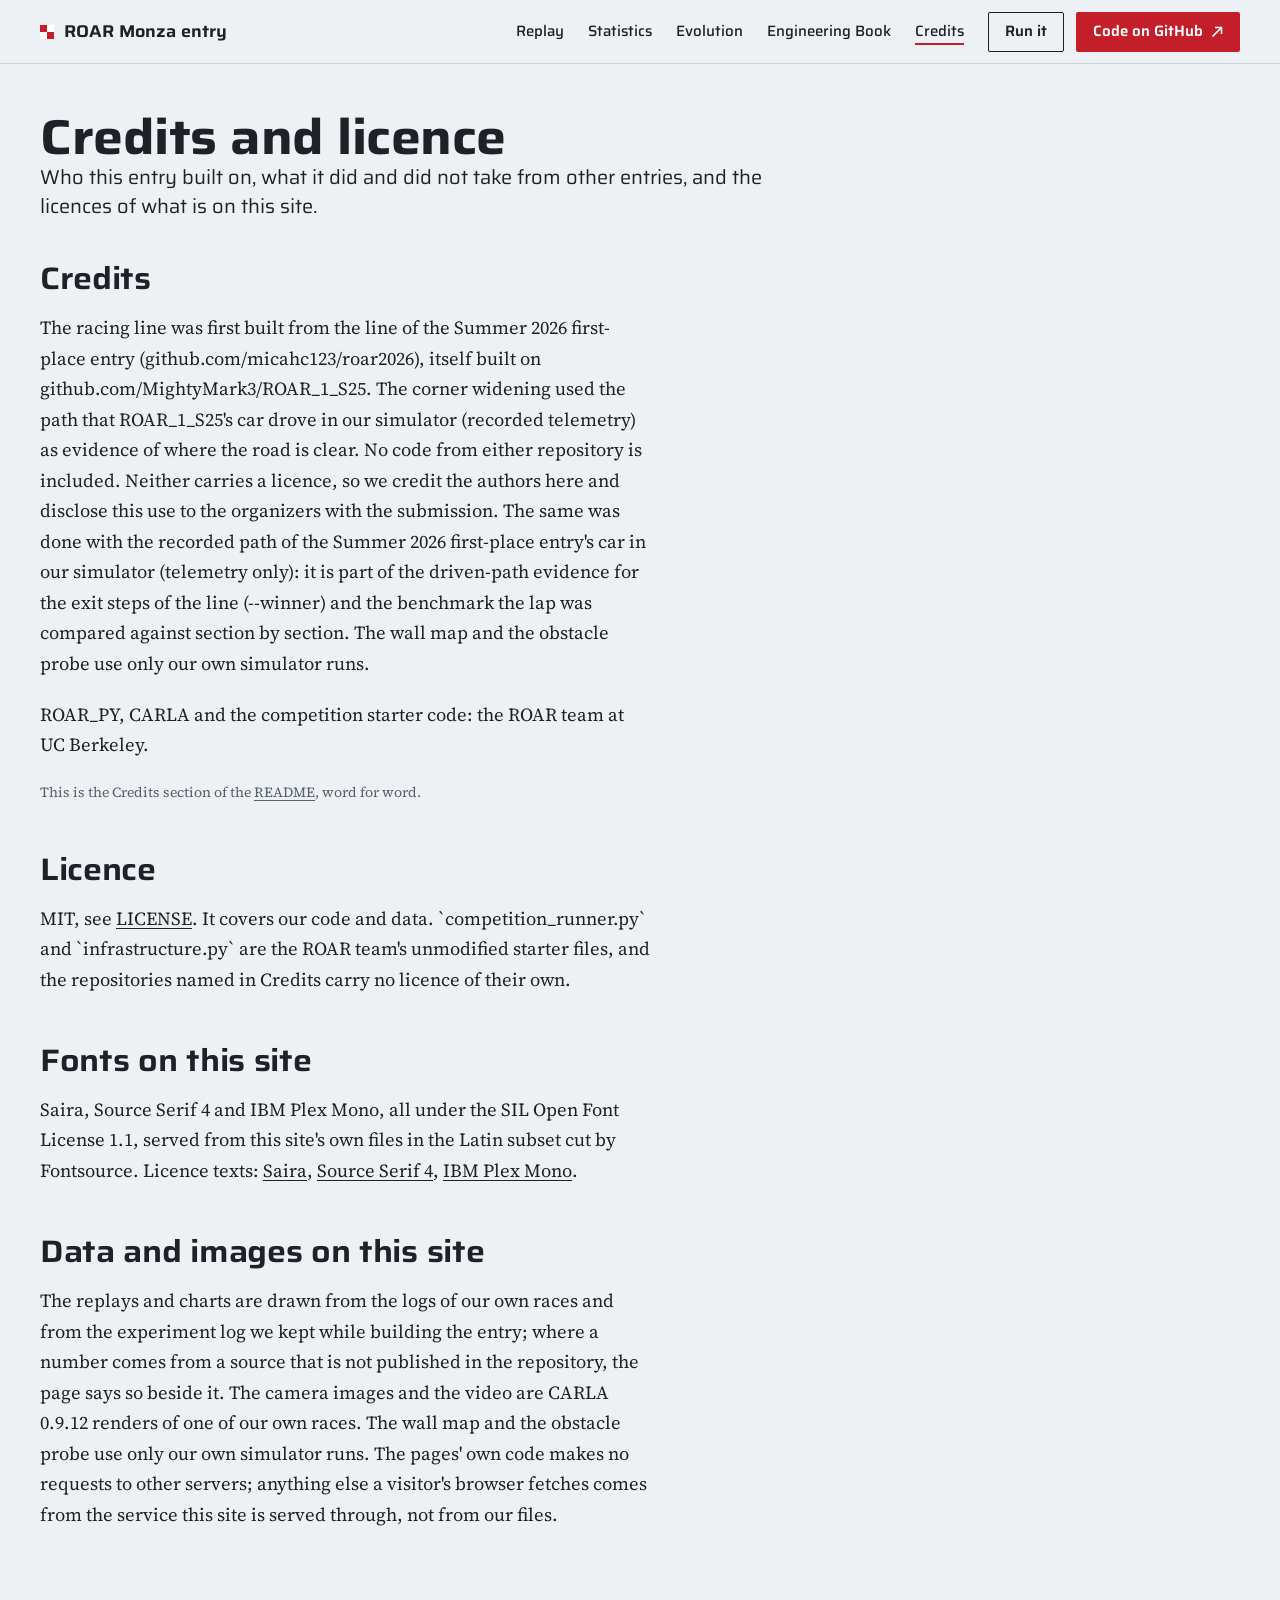
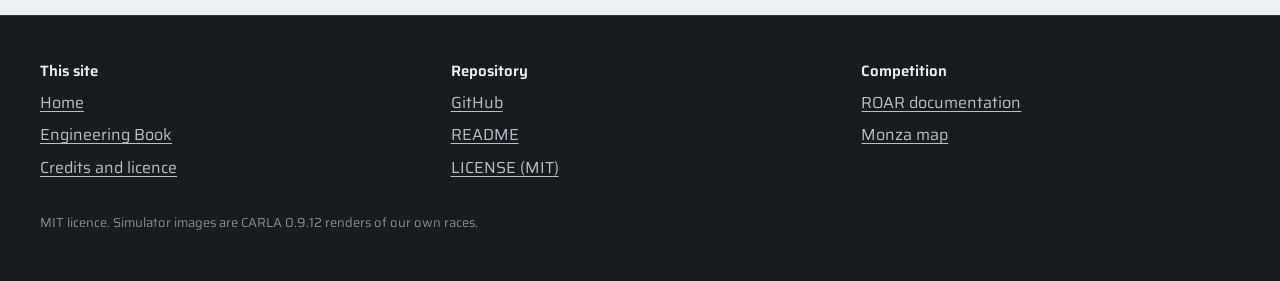
<file: docs/credits.html>
<!doctype html>
<html lang="en">
<head>
<meta charset="utf-8">
<meta name="viewport" content="width=device-width, initial-scale=1">
<title>Credits and licence: ROAR Monza entry</title>
<meta name="description" content="Who we built on, what other entries' telemetry was and was not used for, the licence, and the fonts on this site.">
<meta name="theme-color" content="#eef1f4">
<link rel="icon" href="assets/media/favicon.svg" type="image/svg+xml">
<link rel="stylesheet" href="assets/css/site.css">
</head>
<body class="plain">
<a class="skip" href="#main">Skip to content</a>
<header class="nav">
  <div class="wrap">
    <a class="brand" href="index.html" aria-label="ROAR Monza entry, home">
      <svg viewBox="0 0 14 14" aria-hidden="true"><rect width="7" height="7" fill="#c41e2a"/><rect x="7" width="7" height="7" fill="#fff"/><rect y="7" width="7" height="7" fill="#fff"/><rect x="7" y="7" width="7" height="7" fill="#c41e2a"/></svg>
      ROAR Monza entry
    </a>
    <nav class="right" aria-label="Main">
      <div class="links">
        <a href="index.html#replay">Replay</a>
        <a href="index.html#statistics">Statistics</a>
        <a href="index.html#evolution">Evolution</a>
        <a href="book.html">Engineering Book</a>
        <a href="credits.html" aria-current="page">Credits</a>
        <a class="btn secondary" href="index.html#run">Run it</a>
      </div>
      <details class="menu">
        <summary aria-label="Menu">Menu</summary>
        <div class="panel">
          <a href="index.html#replay">Replay</a><a href="index.html#statistics">Statistics</a><a href="index.html#evolution">Evolution</a>
          <a href="book.html">Engineering Book</a><a href="credits.html" aria-current="page">Credits</a><a href="index.html#run">Run it</a>
        </div>
      </details>
      <a class="btn primary" href="https://github.com/Rudra-roy/ROAR_Competition" rel="noopener">
        <span>Code<span class="long"> on GitHub</span></span>
        <svg viewBox="0 0 12 12" aria-hidden="true"><path d="M4 1.5h6.5V8M10.5 1.5 1.5 10.5" fill="none" stroke="currentColor" stroke-width="1.6"/></svg>
      </a>
    </nav>
  </div>
</header>

<main id="main">
<div class="wrap">
  <div class="bookhead"><h1>Credits and licence</h1>
  <p class="lead">Who this entry built on, what it did and did not take from other entries, and the licences of what is on this site.</p></div>
  <article class="prose" style="padding-bottom:64px">
    <h2 id="credits" style="margin-bottom:16px">Credits</h2>
    <p>The racing line was first built from the line of the Summer 2026 first-place entry (github.com/micahc123/roar2026), itself built on github.com/MightyMark3/ROAR_1_S25. The corner widening used the path that ROAR_1_S25&#x27;s car drove in our simulator (recorded telemetry) as evidence of where the road is clear. No code from either repository is included. Neither carries a licence, so we credit the authors here and disclose this use to the organizers with the submission. The same was done with the recorded path of the Summer 2026 first-place entry&#x27;s car in our simulator (telemetry only): it is part of the driven-path evidence for the exit steps of the line (--winner) and the benchmark the lap was compared against section by section. The wall map and the obstacle probe use only our own simulator runs.</p>
    <p>ROAR_PY, CARLA and the competition starter code: the ROAR team at UC Berkeley.</p>
    <p class="small">This is the Credits section of the <a href="https://github.com/Rudra-roy/ROAR_Competition#credits" rel="noopener">README</a>, word for word.</p>

    <h2 id="licence" style="margin:48px 0 16px">Licence</h2>
    <p>MIT, see <a href="https://github.com/Rudra-roy/ROAR_Competition/blob/main/LICENSE" rel="noopener">LICENSE</a>. It covers our code and data. `competition_runner.py` and `infrastructure.py` are the
ROAR team&#x27;s unmodified starter files, and the repositories named in Credits carry no licence of their own.</p>

    <h2 id="fonts" style="margin:48px 0 16px">Fonts on this site</h2>
    <p>Saira, Source Serif 4 and IBM Plex Mono, all under the SIL Open Font License 1.1, served from this site's own files in the Latin subset cut by Fontsource. Licence texts:
    <a href="assets/fonts/OFL-saira.txt">Saira</a>, <a href="assets/fonts/OFL-source-serif-4.txt">Source Serif 4</a>, <a href="assets/fonts/OFL-ibm-plex-mono.txt">IBM Plex Mono</a>.</p>

    <h2 id="data" style="margin:48px 0 16px">Data and images on this site</h2>
    <p>The replays and charts are drawn from the logs of our own races and from the experiment log we kept while building the entry; where a number comes from a source that is not published in the repository, the page says so beside it. The camera images and the video are CARLA 0.9.12 renders of one of our own races. The wall map and the obstacle probe use only our own simulator runs. The pages' own code makes no requests to other servers; anything else a visitor's browser fetches comes from the service this site is served through, not from our files.</p>
  </article>
</div>
</main>

<footer>
  <div class="wrap">
    <div class="cols">
      <div><p class="fh">This site</p><ul><li><a href="index.html">Home</a></li><li><a href="book.html">Engineering Book</a></li><li><a href="credits.html">Credits and licence</a></li></ul></div>
      <div><p class="fh">Repository</p><ul><li><a href="https://github.com/Rudra-roy/ROAR_Competition" rel="noopener">GitHub</a></li><li><a href="https://github.com/Rudra-roy/ROAR_Competition#readme" rel="noopener">README</a></li><li><a href="https://github.com/Rudra-roy/ROAR_Competition/blob/main/LICENSE" rel="noopener">LICENSE (MIT)</a></li></ul></div>
      <div><p class="fh">Competition</p><ul><li><a href="https://roar.gitbook.io/roar-competition-documentation/" rel="noopener">ROAR documentation</a></li><li><a href="https://roar.berkeley.edu/monza-map/" rel="noopener">Monza map</a></li></ul></div>
    </div>
    <p class="fine">MIT licence. Simulator images are CARLA 0.9.12 renders of our own races.</p>
  </div>
</footer>
<script src="assets/js/site.js" defer></script>
</body>
</html>
</file>
<file: docs/assets/css/site.css>
/* ROAR Monza entry: a race engineer's debrief. Printed pages for the argument, pit-wall screens for live data. */
@font-face{font-family:"Saira";src:url("../fonts/saira-latin-var.woff2") format("woff2");font-weight:100 900;font-stretch:50% 125%;font-display:swap;unicode-range:U+0000-00FF,U+0131,U+0152-0153,U+02BB-02BC,U+02C6,U+02DA,U+02DC,U+0304,U+0308,U+0329,U+2000-206F,U+20AC,U+2122,U+2191,U+2193,U+2212,U+2215,U+FEFF,U+FFFD}
@font-face{font-family:"Source Serif 4";src:url("../fonts/source-serif-4-latin-opsz.woff2") format("woff2");font-weight:200 900;font-display:swap;unicode-range:U+0000-00FF,U+0131,U+0152-0153,U+02BB-02BC,U+02C6,U+02DA,U+02DC,U+0304,U+0308,U+0329,U+2000-206F,U+20AC,U+2122,U+2191,U+2193,U+2212,U+2215,U+FEFF,U+FFFD}
@font-face{font-family:"IBM Plex Mono";src:url("../fonts/ibm-plex-mono-latin-400.woff2") format("woff2");font-weight:400;font-display:swap}

:root{
  --concrete:#eef1f4;--paper:#fbfcfd;--asphalt:#1c2228;--fence:#56606b;--rule:#cfd5db;
  --pit:#181b1f;--pit-2:#22272d;--pit-edge:#30363d;--ink1:#eef0f2;--ink2:#b9bfc6;--ink3:#858c94;
  --kerb:#c41e2a;--kerb-dk:#e5484d;--brake:#d95926;--brake-l:#b8461a;
  --fast:#9085e9;--fast-l:#5b4bd0;--better:#3fb96f;--better-l:#1c7c45;--worse:#e3b341;--worse-l:#8a6100;
  --ramp0:#256abf;--ramp1:#3987e5;--ramp2:#6da7ec;--ramp3:#9ec5f4;--ramp4:#cde2fb;
  --g1:#5f6873;--g2:#7d8691;--g3:#9da4ad;--g4:#c3c8ce;--g5:#ffffff;
  --s1:4px;--s2:8px;--s3:12px;--s4:16px;--s5:24px;--s6:32px;--s7:48px;--s8:64px;--s9:96px;--s10:128px;
  --ease-out:cubic-bezier(.2,.7,.2,1);--ease-inout:cubic-bezier(.6,0,.4,1);--t-fast:120ms;--t-base:200ms;
  --sans:"Saira","Saira fb",system-ui,-apple-system,"Segoe UI",sans-serif;--serif:"Source Serif 4",Georgia,serif;
  --mono:"IBM Plex Mono",ui-monospace,Menlo,Consolas,monospace;--nav-h:64px;
}
@font-face{font-family:"Saira fb";src:local("Arial");size-adjust:96%;ascent-override:95%}
*{box-sizing:border-box}
html{color-scheme:light;scroll-behavior:smooth;scroll-padding-top:calc(var(--nav-h) + 16px);-webkit-text-size-adjust:100%}
body{margin:0;background:var(--concrete);color:var(--asphalt);font:400 16px/1.55 var(--sans);font-synthesis:none}
img,video,svg,canvas{max-width:100%;display:block}
a{color:inherit;text-decoration-thickness:1px;text-underline-offset:3px}
a:hover{text-decoration-thickness:2px}
:focus-visible{outline:2px solid var(--asphalt);outline-offset:2px;box-shadow:0 0 0 4px var(--paper)}
.dark :focus-visible,.instrument :focus-visible,.hero :focus-visible,footer :focus-visible{outline-color:var(--ink1);box-shadow:0 0 0 4px var(--pit)}
.skip{position:absolute;left:8px;top:-60px;z-index:100;background:var(--paper);padding:10px 14px;border:1px solid var(--rule);border-radius:2px}
.skip:focus{top:8px}
h1,h2,h3,h4{font-family:var(--sans);margin:0;letter-spacing:-.01em;font-variation-settings:"wdth" 118}
h1{font:700 49px/1.05 var(--sans);font-variation-settings:"wdth" 118}
h2{font:650 31px/1.15 var(--sans);font-variation-settings:"wdth" 118}
h3{font:600 20px/1.25 var(--sans);font-variation-settings:"wdth" 108;letter-spacing:0}
p{margin:0 0 var(--s4);max-width:64ch}
.wrap{width:100%;max-width:1264px;margin:0 auto;padding:0 16px}
@media (min-width:720px){.wrap{padding:0 32px}}
section{padding:64px 0}
@media (min-width:720px){section{padding:96px 0}}
.lead{font-size:20px;line-height:1.45;color:var(--asphalt);max-width:60ch}
.num{font-variation-settings:"wdth" 75;font-weight:600;font-variant-numeric:tabular-nums}
.small{font-size:14px;color:var(--fence);font-variation-settings:"wdth" 88}
.src{font:500 13px/1.4 var(--sans);font-variation-settings:"wdth" 88;color:var(--fence);margin:8px 0 0;max-width:80ch}
.dark .src,.instrument .src{color:var(--ink3)}

/* ---------- nav ---------- */
.nav{position:sticky;top:0;z-index:50;height:var(--nav-h);color:var(--ink1);background:linear-gradient(#181b1f99,transparent);transition:background var(--t-base) var(--ease-out),color var(--t-base) var(--ease-out),border-color var(--t-base)}
body.scrolled .nav,body.plain .nav{background:#eef1f4eb;color:var(--asphalt);backdrop-filter:blur(8px);-webkit-backdrop-filter:blur(8px);border-bottom:1px solid var(--rule)}
.nav .wrap{height:100%;display:flex;align-items:center;gap:var(--s5);justify-content:space-between}
.brand{display:flex;align-items:center;gap:10px;text-decoration:none;font:650 17px/1 var(--sans);font-variation-settings:"wdth" 112}
.brand svg{width:14px;height:14px;flex:none}
.links{display:none;align-items:center;gap:var(--s5)}
.links a:not(.btn){font:500 15px/1 var(--sans);text-decoration:none;padding:6px 0;background:linear-gradient(currentColor,currentColor) 0 100%/0 2px no-repeat;transition:background-size var(--t-base) var(--ease-out)}
.links a:not(.btn):hover,.links a:not(.btn):focus-visible{background-size:100% 2px}
.links a[aria-current="page"]{background:linear-gradient(var(--kerb),var(--kerb)) 0 100%/100% 2px no-repeat}
.right{display:flex;align-items:center;gap:var(--s3)}
@media (min-width:1080px){.links{display:flex}.menu{display:none}}
.btn{white-space:nowrap;display:inline-flex;align-items:center;gap:8px;height:40px;padding:0 16px;border-radius:2px;font:600 15px/1 var(--sans);text-decoration:none;border:1.5px solid transparent;cursor:pointer;transition:transform var(--t-fast) var(--ease-out),background var(--t-fast),border-color var(--t-fast)}
.btn:hover{transform:translateY(-1px)}
.btn.primary{background:var(--kerb);color:#fff}.btn.primary:hover{background:#a3161f}
.btn.secondary{border-color:currentColor;background:transparent;color:inherit}
.btn svg{width:12px;height:12px}
.menu{position:relative}
.menu summary{list-style:none;cursor:pointer;height:40px;display:inline-flex;align-items:center;padding:0 14px;border:1.5px solid currentColor;border-radius:2px;font:600 15px/1 var(--sans)}
.menu summary::-webkit-details-marker{display:none}
.menu .panel{position:fixed;left:0;right:0;top:var(--nav-h);background:var(--concrete);color:var(--asphalt);padding:8px 16px 24px;border-bottom:1px solid var(--rule);animation:drop 160ms var(--ease-out)}
.menu .panel a{display:block;padding:14px 0;border-bottom:1px solid var(--rule);text-decoration:none;font:500 17px/1 var(--sans)}
@keyframes drop{from{opacity:0;transform:translateY(-8px)}to{opacity:1;transform:none}}
@media (max-width:480px){.btn .long{display:none}}

/* ---------- hero ---------- */
.hero{position:relative;height:190vh;padding:0;color:var(--ink1);background:var(--pit);margin-top:calc(var(--nav-h) * -1)}
.hero .stick{position:sticky;top:0;height:100vh;overflow:hidden}
.hero video,.hero .poster{position:absolute;inset:0;width:100%;height:100%;object-fit:cover;transform:scale(calc(1 + .06 * var(--p,0)));will-change:transform}
.hero .scrim{position:absolute;inset:0;background:linear-gradient(180deg,#181b1f73 0%,#181b1f33 38%,#181b1fcc 100%);opacity:1}
.hero .scrim2{position:absolute;inset:0;background:#181b1f;opacity:calc(.0 + .55 * var(--p,0))}
.hero .copy{position:absolute;left:0;right:0;bottom:0;padding-bottom:clamp(24px,6vh,64px);transform:translateY(calc(-10vh * var(--p,0)));opacity:calc(1 - var(--p2,0))}
.hero h1{font:700 clamp(44px,7.2vw,104px)/.98 var(--sans);font-variation-settings:"wdth" 118;max-width:14ch;margin-bottom:var(--s5);text-wrap:balance}
.hero .lead{color:var(--ink1);max-width:56ch;font-size:clamp(17px,1.6vw,21px)}
.caveat{display:block;border-left:6px solid transparent;border-image:repeating-linear-gradient(to bottom,var(--kerb) 0 10px,#fff 10px 20px) 1;padding:2px 0 2px 14px;font:500 14px/1.45 var(--sans);max-width:74ch;margin:0 0 var(--s4)}
.hero .caveat{color:var(--ink2)}.caveat a{color:inherit}
.hero .cap{display:flex;gap:var(--s4);align-items:center;justify-content:space-between;color:var(--ink2);font:500 13px/1.4 var(--sans);font-variation-settings:"wdth" 88;margin-top:var(--s5);opacity:calc(1 - var(--p,0) * 2)}
.vbtn{width:40px;height:40px;display:grid;place-items:center;background:#181b1fb3;color:var(--ink1);border:1px solid var(--pit-edge);border-radius:2px;cursor:pointer;flex:none}
.vbtn svg{width:14px;height:14px}
.hero .reveal-in>*{animation:rise .9s var(--ease-out) both}
.hero .reveal-in>*:nth-child(2){animation-delay:.12s}.hero .reveal-in>*:nth-child(3){animation-delay:.24s}.hero .reveal-in>*:nth-child(4){animation-delay:.36s}
@keyframes rise{from{opacity:0;transform:translateY(22px)}to{opacity:1;transform:none}}

/* ---------- reveal on scroll (once, transform+opacity only) ---------- */
html.js .rv{opacity:0;transform:translateY(18px);transition:opacity .6s var(--ease-out),transform .6s var(--ease-out);transition-delay:calc(var(--i,0) * 70ms)}
html.js .rv.in{opacity:1;transform:none}

/* ---------- instrument (dark) sections ---------- */
.instrument,.dark{background:var(--pit);color:var(--ink1)}
.instrument h2,.dark h2{color:var(--ink1)}
.instrument .lead,.instrument p{color:var(--ink2)}
.player{display:grid;gap:var(--s4);margin-top:var(--s6)}
@media (min-width:1080px){.player{grid-template-columns:minmax(420px,540px) minmax(0,1fr)}}
@media (min-width:1280px){.side{grid-template-columns:1fr 1fr}.side>.controls,.side>.chips,.side>.legend-line{grid-column:1/-1}}
.pmap{position:relative;background:#14171a;border:1px solid var(--pit-edge);border-radius:2px;aspect-ratio:4/5;overflow:hidden}
@media (min-width:1080px){.pmap{aspect-ratio:auto;height:min(80vh,760px)}}
.pmap canvas{position:absolute;inset:0;width:100%;height:100%}
.pmap .legend{position:absolute;left:12px;bottom:10px;display:flex;align-items:center;gap:8px;color:var(--ink3);font:500 12px/1 var(--sans);font-variation-settings:"wdth" 80}
.pmap .legend i{display:block;width:120px;height:6px;background:linear-gradient(90deg,var(--ramp0),var(--ramp2),var(--ramp4))}
.pmap .loading{position:absolute;inset:0;display:grid;place-items:center;color:var(--ink3)}
.side{display:grid;gap:var(--s4);align-content:start}
.tower,.hud{background:var(--pit-2);border:1px solid var(--pit-edge);border-radius:2px;padding:12px 14px}
.tower .hd{display:flex;justify-content:space-between;font:600 15px/1 var(--sans);font-variation-settings:"wdth" 80;color:var(--ink2);padding-bottom:10px;border-bottom:1px solid var(--pit-edge)}
.tower ol{list-style:none;margin:0;padding:0}
.tower li{display:grid;grid-template-columns:22px 14px 1fr auto;align-items:center;gap:10px;height:40px;border-bottom:1px solid #2a2f35;font:500 18px/1 var(--sans);font-variation-settings:"wdth" 75;font-variant-numeric:tabular-nums}
.tower li:last-child{border-bottom:0}
.tower .sw{width:12px;height:12px;border-radius:50%;border:2px solid var(--c);background:transparent}
.tower li.lead .sw{background:var(--c)}
.tower .gap{color:var(--ink2);min-width:64px;text-align:right}
.tower .v{display:flex;gap:10px;align-items:baseline}.tower .v small{color:var(--ink3);font-size:13px}
.tower .chip{font-size:11px;padding:2px 6px;border-radius:2px;background:var(--fast);color:#10101a;font-weight:700;margin-left:6px}
.hud{display:grid;gap:10px;font-variation-settings:"wdth" 80}
.hud .row{display:grid;grid-template-columns:78px 1fr 56px;gap:10px;align-items:center;font:500 14px/1 var(--sans);color:var(--ink2)}
.hud .bar{height:8px;background:#2a2f35;border-radius:1px;overflow:hidden}
.hud .bar b{display:block;height:100%;width:100%;transform:scaleX(0);transform-origin:left;background:var(--ink1)}
.hud .bar.brk b{background:var(--brake)}
.hud .val{text-align:right;color:var(--ink1);font-variant-numeric:tabular-nums;font-weight:600}
.hud .big{font:600 44px/1 var(--sans);font-variation-settings:"wdth" 75;color:var(--ink1);font-variant-numeric:tabular-nums}
.hud .big small{font-size:15px;color:var(--ink3);margin-left:6px}
.controls{display:flex;flex-wrap:wrap;gap:var(--s3);align-items:center;margin:0}
.controls .ib{width:40px;height:40px;display:grid;place-items:center;border:1px solid var(--pit-edge);background:var(--pit-2);color:var(--ink1);border-radius:2px;cursor:pointer}
.controls .ib:hover{border-color:var(--ink3)}
.controls .ib svg{width:16px;height:16px}
.scrub{flex:1 1 100%;position:relative;min-width:220px;order:3}
.scrub input{width:100%;height:40px;margin:0;background:none;accent-color:#eef0f2}
.scrub .ticks{position:absolute;left:8px;right:8px;top:2px;height:10px;pointer-events:none}
.scrub .ticks i{position:absolute;top:0;width:4px;height:10px;background:repeating-linear-gradient(to bottom,var(--kerb-dk) 0 2.5px,#fff 2.5px 5px);transform:translateX(-2px)}
.scrub .ticks i.lap{height:14px;top:-2px;width:2px;background:var(--ink2)}
select{height:40px;background:var(--pit-2);color:var(--ink1);border:1px solid var(--pit-edge);border-radius:2px;padding:0 10px;font:500 15px/1 var(--sans)}
.chips{display:flex;flex-wrap:wrap;gap:8px;margin:0;position:relative}
.chips label{display:inline-flex;align-items:center;gap:8px;height:32px;padding:0 12px;border-radius:999px;border:1px solid var(--ink3);color:var(--ink2);font:500 14px/1 var(--sans);font-variation-settings:"wdth" 85;cursor:pointer;transition:background var(--t-fast),border-color var(--t-fast)}
.chips label i{width:10px;height:10px;border-radius:50%;background:var(--c)}
.chips input{position:absolute;opacity:0;pointer-events:none}
.chips input:checked+label,.chips label.on{background:var(--pit-2);border-color:var(--ink1);color:var(--ink1)}
.chips input:focus-visible+label{outline:2px solid var(--ink1);outline-offset:2px}
.legend-line{color:var(--ink3);font-size:13px;margin:0;max-width:90ch}
.instrument details{margin-top:var(--s4);color:var(--ink2)}
.instrument summary{cursor:pointer;font:500 14px/1.6 var(--sans)}

/* ---------- statistics ---------- */
.tiles{display:grid;gap:var(--s4);grid-template-columns:repeat(2,1fr);margin:var(--s6) 0}
@media (min-width:720px){.tiles{grid-template-columns:repeat(3,1fr)}}
@media (min-width:1080px){.tiles{grid-template-columns:repeat(6,1fr)}}
.tile{background:var(--paper);border:1px solid var(--rule);border-radius:2px;padding:20px;transition:border-color var(--t-base),transform var(--t-base) var(--ease-out)}
.tile:hover{border-color:var(--fence);transform:translateY(-2px)}
.tile .big{font:600 39px/1 var(--sans);font-variation-settings:"wdth" 75;font-variant-numeric:tabular-nums;display:block}
.tile .big small{font-size:18px;color:var(--fence);margin-left:4px}
.tile p{font-size:15px;line-height:1.35;margin:10px 0 8px}
.limits{background:var(--paper);border:1px solid var(--rule);border-left:0;position:relative;padding:18px 20px 18px 28px;margin:var(--s6) 0;border-radius:2px;max-width:900px}
.limits::before{content:"";position:absolute;left:0;top:0;bottom:0;width:6px;background:repeating-linear-gradient(to bottom,var(--kerb) 0 10px,#fff 10px 20px)}
.limits .lt{font:650 17px/1.2 var(--sans);font-variation-settings:"wdth" 108;margin:0 0 8px}.limits p{margin:0;font-size:15px;max-width:none}
.charts{display:grid;gap:var(--s5)}
@media (min-width:1080px){.charts.two{grid-template-columns:1fr 1fr}}
figure.fig{margin:0;background:var(--paper);border:1px solid var(--rule);border-radius:2px;padding:16px}
figure.fig h3{font-size:18px;margin-bottom:4px}
figure.fig figcaption{font:500 14px/1.45 var(--sans);font-variation-settings:"wdth" 88;color:var(--fence);max-width:80ch;margin-top:12px}
figure.fig.pit{background:var(--pit);border-color:var(--pit-edge);color:var(--ink1)}
figure.fig.pit figcaption{color:var(--ink2)}
.chart{position:relative;width:100%}
.chart svg{width:100%;height:auto;overflow:visible}
.chart text{font:500 16px var(--sans);font-variation-settings:"wdth" 75;fill:var(--fence)}
.chart .ax line{stroke:#dde2e7}
.chart .dot{transition:r var(--t-fast);cursor:crosshair}
.chart .dot:hover{r:7}
.tip{position:absolute;pointer-events:none;background:var(--paper);border:1px solid var(--rule);border-radius:2px;padding:8px 10px;font:500 14px/1.35 var(--sans);box-shadow:0 2px 6px #0b0c1420;z-index:5;white-space:nowrap;opacity:0;transition:opacity 120ms}
.tip.on{opacity:1}.tip b{font-variation-settings:"wdth" 80;font-variant-numeric:tabular-nums}
details.data{margin-top:10px}details.data summary{cursor:pointer;font:500 14px/1.6 var(--sans);color:var(--fence)}
.table-scroll{overflow-x:auto;margin-top:8px}
table{border-collapse:collapse;font:500 15px/1.3 var(--sans);width:100%;font-variation-settings:"wdth" 92}
th{font-weight:600;text-align:left;padding:10px 12px;border-bottom:2px solid var(--asphalt);white-space:nowrap}
td{padding:10px 12px;border-bottom:1px solid var(--rule);vertical-align:top}
td.n,th.n{text-align:right;font-variant-numeric:tabular-nums;font-variation-settings:"wdth" 80}
.grid td.cell{position:relative}
.grid td.cell::before{content:"";position:absolute;left:0;top:0;bottom:0;width:3px;background:var(--bar,transparent)}
.grid td.cell{background:var(--tint,transparent)}
.grid td small{display:block;color:var(--fence);font-size:12px}
.grid .p{--bar:var(--fast-l);--tint:#5b4bd01f}.grid .g{--bar:var(--better-l);--tint:#1c7c451f}.grid .y{--bar:var(--worse-l);--tint:#8a610020}

/* ---------- evolution timeline ---------- */
.evo{background:var(--paper);border-top:1px solid var(--rule);border-bottom:1px solid var(--rule)}
.steps{list-style:none;margin:var(--s7) 0 0;padding:0;position:relative;display:grid;gap:var(--s6)}
.steps::before{content:"";position:absolute;left:11px;top:6px;bottom:6px;width:3px;background:var(--rule)}
.steps::after{content:"";position:absolute;left:11px;top:6px;bottom:6px;width:3px;background:var(--kerb);transform-origin:top;transform:scaleY(var(--prog,0))}
.steps li{position:relative;padding-left:48px}
.steps li::before{content:"";position:absolute;left:5px;top:8px;width:15px;height:15px;border-radius:50%;background:var(--paper);border:3px solid var(--rule);transition:border-color .4s var(--ease-out),background .4s}
.steps li.on::before{border-color:var(--kerb);background:var(--kerb)}
.steps .tag{font:600 14px/1 var(--sans);font-variation-settings:"wdth" 75;color:var(--fence)}
.steps .time{font:600 31px/1.1 var(--sans);font-variation-settings:"wdth" 75;font-variant-numeric:tabular-nums;display:block;margin:4px 0}
.steps .w{font-size:16px;margin:0 0 6px;max-width:44ch}
.steps .meta{font-size:13px;color:var(--fence);font-variation-settings:"wdth" 88}
@media (min-width:1080px){
  .steps{grid-template-columns:repeat(6,1fr);gap:var(--s5);margin-top:var(--s8)}
  .steps::before,.steps::after{left:0;right:0;top:11px;bottom:auto;width:auto;height:3px}
  .steps::after{transform-origin:left;transform:scaleX(var(--prog,0))}
  .steps li{padding:36px 0 0}
  .steps li::before{left:0;top:5px}
}

/* ---------- book teaser, run it ---------- */
.toc-list{list-style:none;margin:var(--s6) 0;padding:0;max-width:820px}
.toc-list li{border-bottom:1px solid var(--rule)}
.toc-list li:first-child{border-top:1px solid var(--rule)}
.toc-list a{display:grid;grid-template-columns:40px 1fr;gap:12px;min-height:56px;align-items:center;text-decoration:none;padding:10px 0;transition:padding-left .25s var(--ease-out)}
.toc-list a:hover{padding-left:10px}
.toc-list .n{font:600 20px/1 var(--sans);font-variation-settings:"wdth" 75;color:var(--fence)}
.toc-list b{font:600 18px/1.2 var(--sans);display:block}.toc-list span{font-size:15px;color:var(--fence)}
.run{display:grid;gap:var(--s7);margin-top:var(--s6)}
@media (min-width:1080px){.run{grid-template-columns:1fr 1fr}}
pre,code{font:400 14px/1.55 var(--mono)}
pre{margin:0 0 var(--s4);padding:14px 16px;overflow-x:auto;background:var(--pit-2);color:var(--ink1);border:1px solid var(--pit-edge);border-radius:2px}
.dark ol{padding-left:20px;color:var(--ink2);max-width:62ch}.dark ol li{margin-bottom:8px}
footer{background:var(--pit);color:var(--ink2);padding:48px 0 32px;border-top:1px solid var(--pit-edge)}
footer .cols{display:grid;gap:var(--s6)}
@media (min-width:720px){footer .cols{grid-template-columns:repeat(3,1fr)}}
footer .fh{font:600 15px/1 var(--sans);color:var(--ink1);margin:0 0 12px;font-variation-settings:"wdth" 100}
footer ul{list-style:none;margin:0;padding:0;display:grid;gap:8px}footer a{color:var(--ink2)}footer a:hover{color:var(--ink1)}
footer .fine{margin-top:var(--s6);font-size:13px;color:var(--ink3);max-width:none}

/* ---------- book ---------- */
.bookhead{padding:48px 0 24px}
.book{display:block}
@media (min-width:1080px){.book{display:grid;grid-template-columns:248px minmax(0,1fr);gap:48px;align-items:start}}
.sidebar{display:none}
@media (min-width:1080px){.sidebar{display:block;position:sticky;top:80px;max-height:calc(100vh - 96px);overflow:auto;padding-right:8px}}
.sidebar a{display:block;text-decoration:none;padding:5px 0 5px 12px;border-left:3px solid transparent;font:500 14px/1.3 var(--sans);color:var(--fence)}
.sidebar a.ch{font:600 15px/1.3 var(--sans);color:var(--asphalt);margin-top:12px}
.sidebar a[aria-current]{border-left-color:var(--kerb);color:var(--asphalt)}
.sidebar a:hover{color:var(--asphalt)}
details.toc{margin-bottom:var(--s5)}@media (min-width:1080px){details.toc{display:none}}
details.toc a{display:block;padding:6px 0;text-decoration:none}
.prose{font:400 18.5px/1.65 var(--serif);font-optical-sizing:auto;max-width:68ch}
.prose p{max-width:68ch;margin:0 0 1.1em}
.prose strong{font-weight:600}
.chapter{padding:48px 0;border-top:1px solid var(--rule)}
.chapter:first-of-type{border-top:0}
.chapter>h2{margin-bottom:var(--s5)}
.chapter h2 .cn,.chapter h3 .cn{font-variation-settings:"wdth" 75;color:var(--fence);margin-right:10px}
.chapter h3{margin:var(--s7) 0 var(--s3);position:relative}
.anchor{position:absolute;left:-26px;top:0;opacity:0;text-decoration:none;color:var(--fence);padding:0 6px}
h3:hover .anchor,.anchor:focus-visible{opacity:1}
.keynum{border-top:2px solid var(--asphalt);padding-top:10px;margin:var(--s5) 0;max-width:260px}
.keynum .big{font:600 36px/1 var(--sans);font-variation-settings:"wdth" 75}
.keynum p{font:400 16px/1.4 var(--serif);margin:6px 0 4px}
@media (min-width:1280px){.keynum{float:right;margin:4px -300px 16px 24px;clear:right}}
.codeblock{margin:var(--s5) 0;max-width:900px}
.codeblock .hd{font:500 13px/1 var(--sans);color:var(--fence);margin-bottom:6px;font-variation-settings:"wdth" 88}
.codeblock pre{background:var(--paper);color:var(--asphalt);border-color:var(--rule)}
.wide{max-width:960px}
.pager{display:grid;grid-template-columns:1fr 1fr;gap:12px;margin-top:var(--s7);max-width:68ch}
.pager a{border:1px solid var(--rule);background:var(--paper);padding:12px 14px;border-radius:2px;text-decoration:none;font:500 15px/1.3 var(--sans);transition:border-color var(--t-fast)}
.pager a:hover{border-color:var(--asphalt)}.pager small{display:block;color:var(--fence);font-size:12px}
.pager a:last-child{text-align:right}
.imgfig img{border:1px solid var(--pit-edge);border-radius:2px;background:var(--pit)}
.dead td:first-child{font-weight:600;width:28%}

/* ---------- view transitions (cross-page; ignored where unsupported) ---------- */
@view-transition{navigation:auto}
::view-transition-old(root){animation:vt-out .22s var(--ease-out) both}
::view-transition-new(root){animation:vt-in .32s var(--ease-out) both}
@keyframes vt-out{to{opacity:0;transform:translateY(-6px)}}
@keyframes vt-in{from{opacity:0;transform:translateY(10px)}}

@media (prefers-reduced-motion:reduce){
  html{scroll-behavior:auto}
  html.js .rv{opacity:1;transform:none;transition:none}
  .hero{height:100vh}.hero video,.hero .poster{transform:none}.hero .copy{transform:none;opacity:1}.hero .scrim2{opacity:0}
  .hero .reveal-in>*{animation:none}.steps::after{transition:none}
  .btn:hover,.tile:hover{transform:none}
  ::view-transition-group(*),::view-transition-old(*),::view-transition-new(*){animation:none!important}
}

/* ---------- chart draw-in (stroke, opacity, scale only) ---------- */
.chart .line{fill:none;stroke-linejoin:round;stroke-linecap:round}
html.js .chart .line{stroke-dasharray:var(--len,2000);stroke-dashoffset:var(--len,2000);transition:stroke-dashoffset 1.3s var(--ease-out)}
html.js .chart.in .line{stroke-dashoffset:0}
html.js .chart .dot,html.js .chart .lab{opacity:0;transition:opacity .5s var(--ease-out);transition-delay:calc(var(--d,0) * 1ms + 250ms)}
html.js .chart.in .dot,html.js .chart.in .lab{opacity:1}
html.js .chart .bar{transform:scaleY(0);transform-origin:bottom;transform-box:fill-box;transition:transform .7s var(--ease-out);transition-delay:calc(var(--d,0) * 1ms + 150ms)}
html.js .chart .bar.hb{transform:scaleX(0);transform-origin:left}
html.js .chart.in .bar{transform:none}
@media (prefers-reduced-motion:reduce){
  html.js .chart .line{stroke-dasharray:none;stroke-dashoffset:0;transition:none}
  html.js .chart .dot,html.js .chart .lab{opacity:1;transition:none}
  html.js .chart .bar{transform:none;transition:none}
}
.noscript-note{padding:16px;border:1px solid var(--pit-edge);color:var(--ink2);border-radius:2px;max-width:60ch}
.instrument .caveat{color:var(--ink2)}.hero br.d{display:none}@media (min-width:720px){.hero br.d{display:inline}}

figure.fig svg text{font-family:var(--sans);font-variation-settings:"wdth" 85}

.mapimg{max-width:min(420px,100%);height:auto}
</file>
